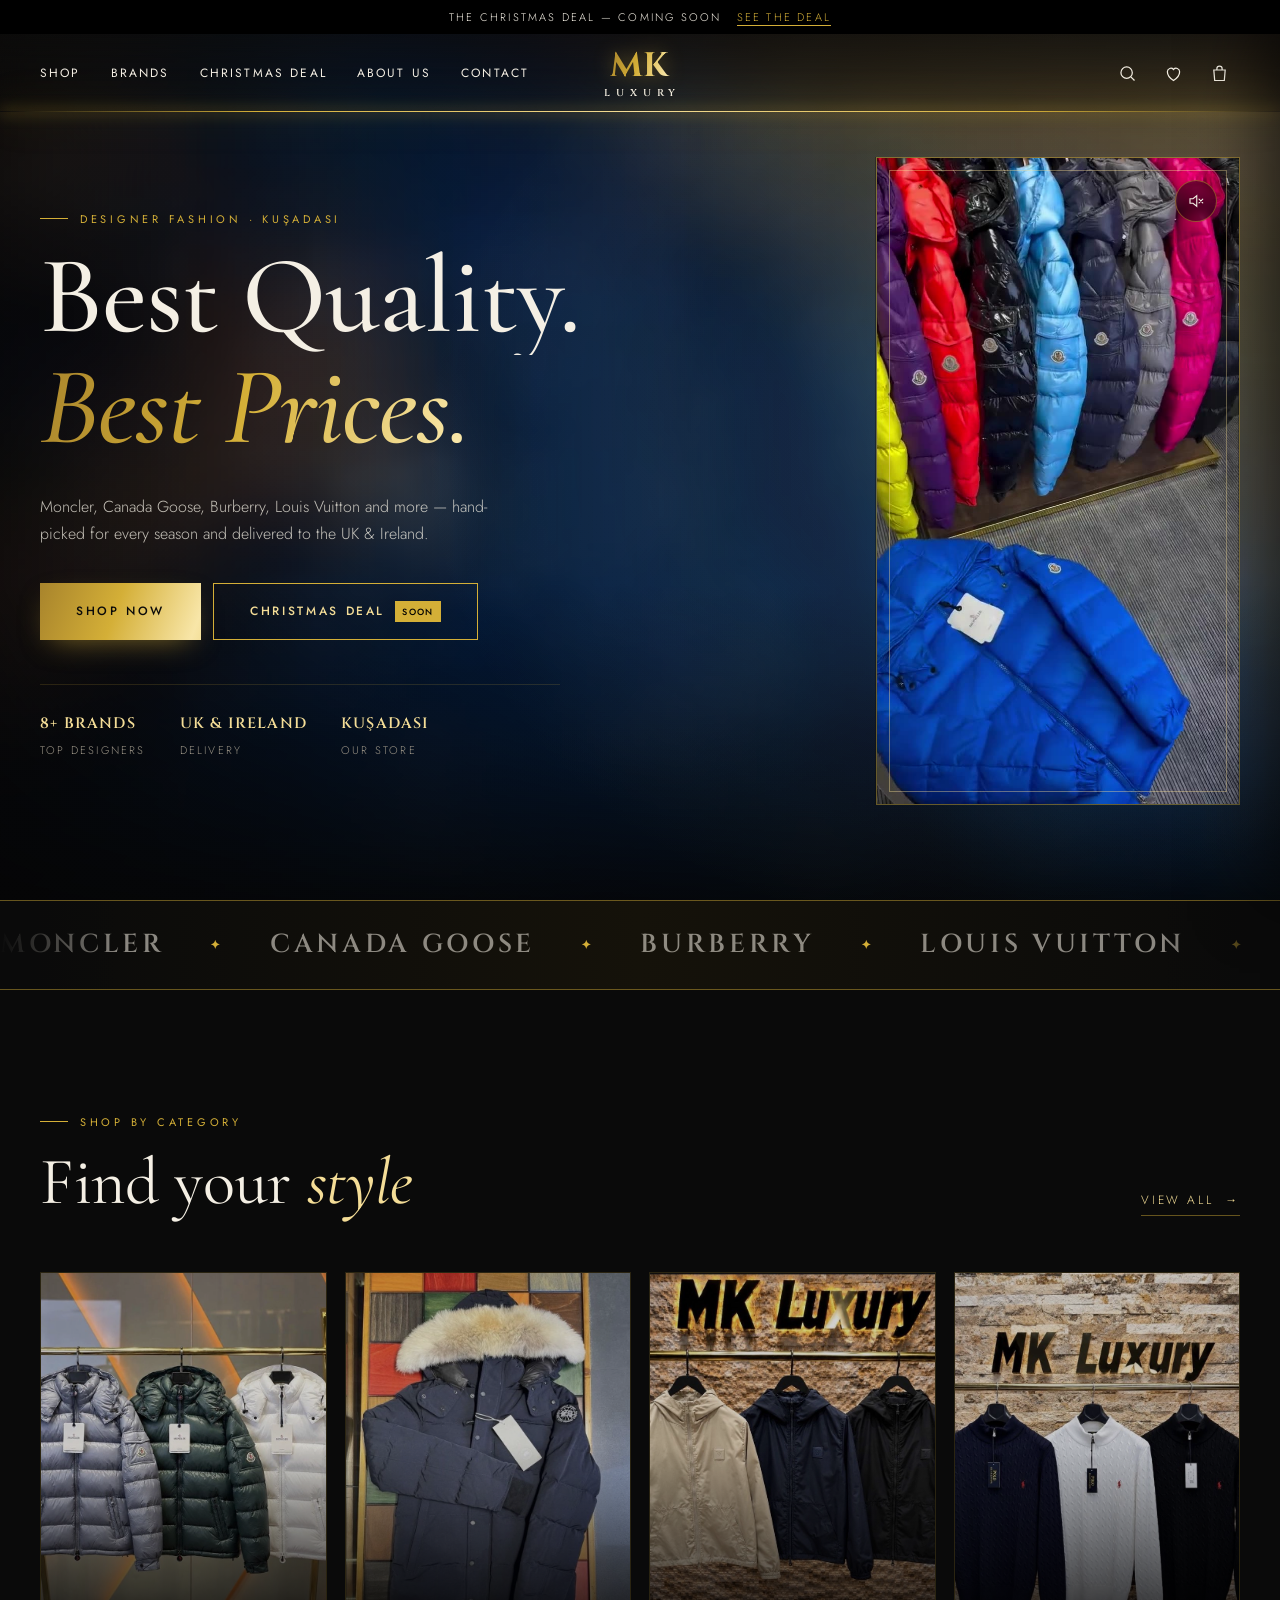
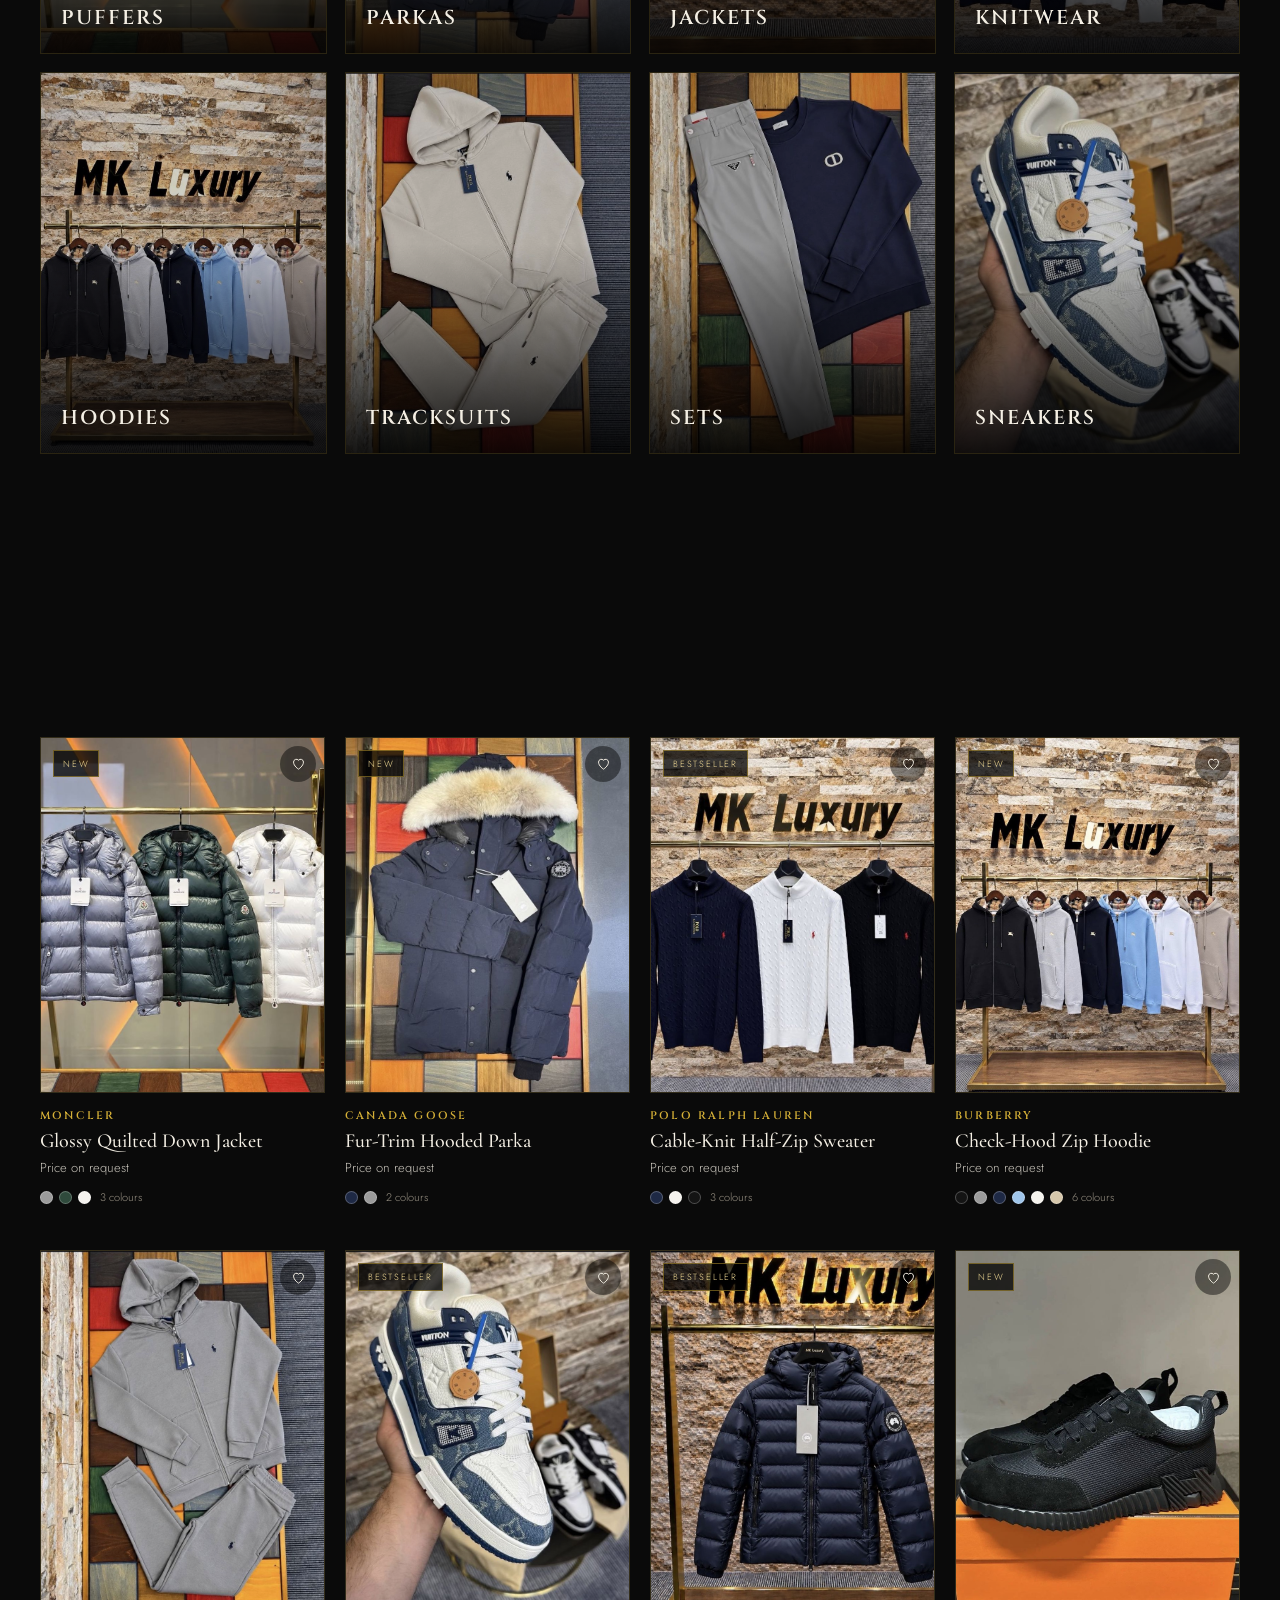
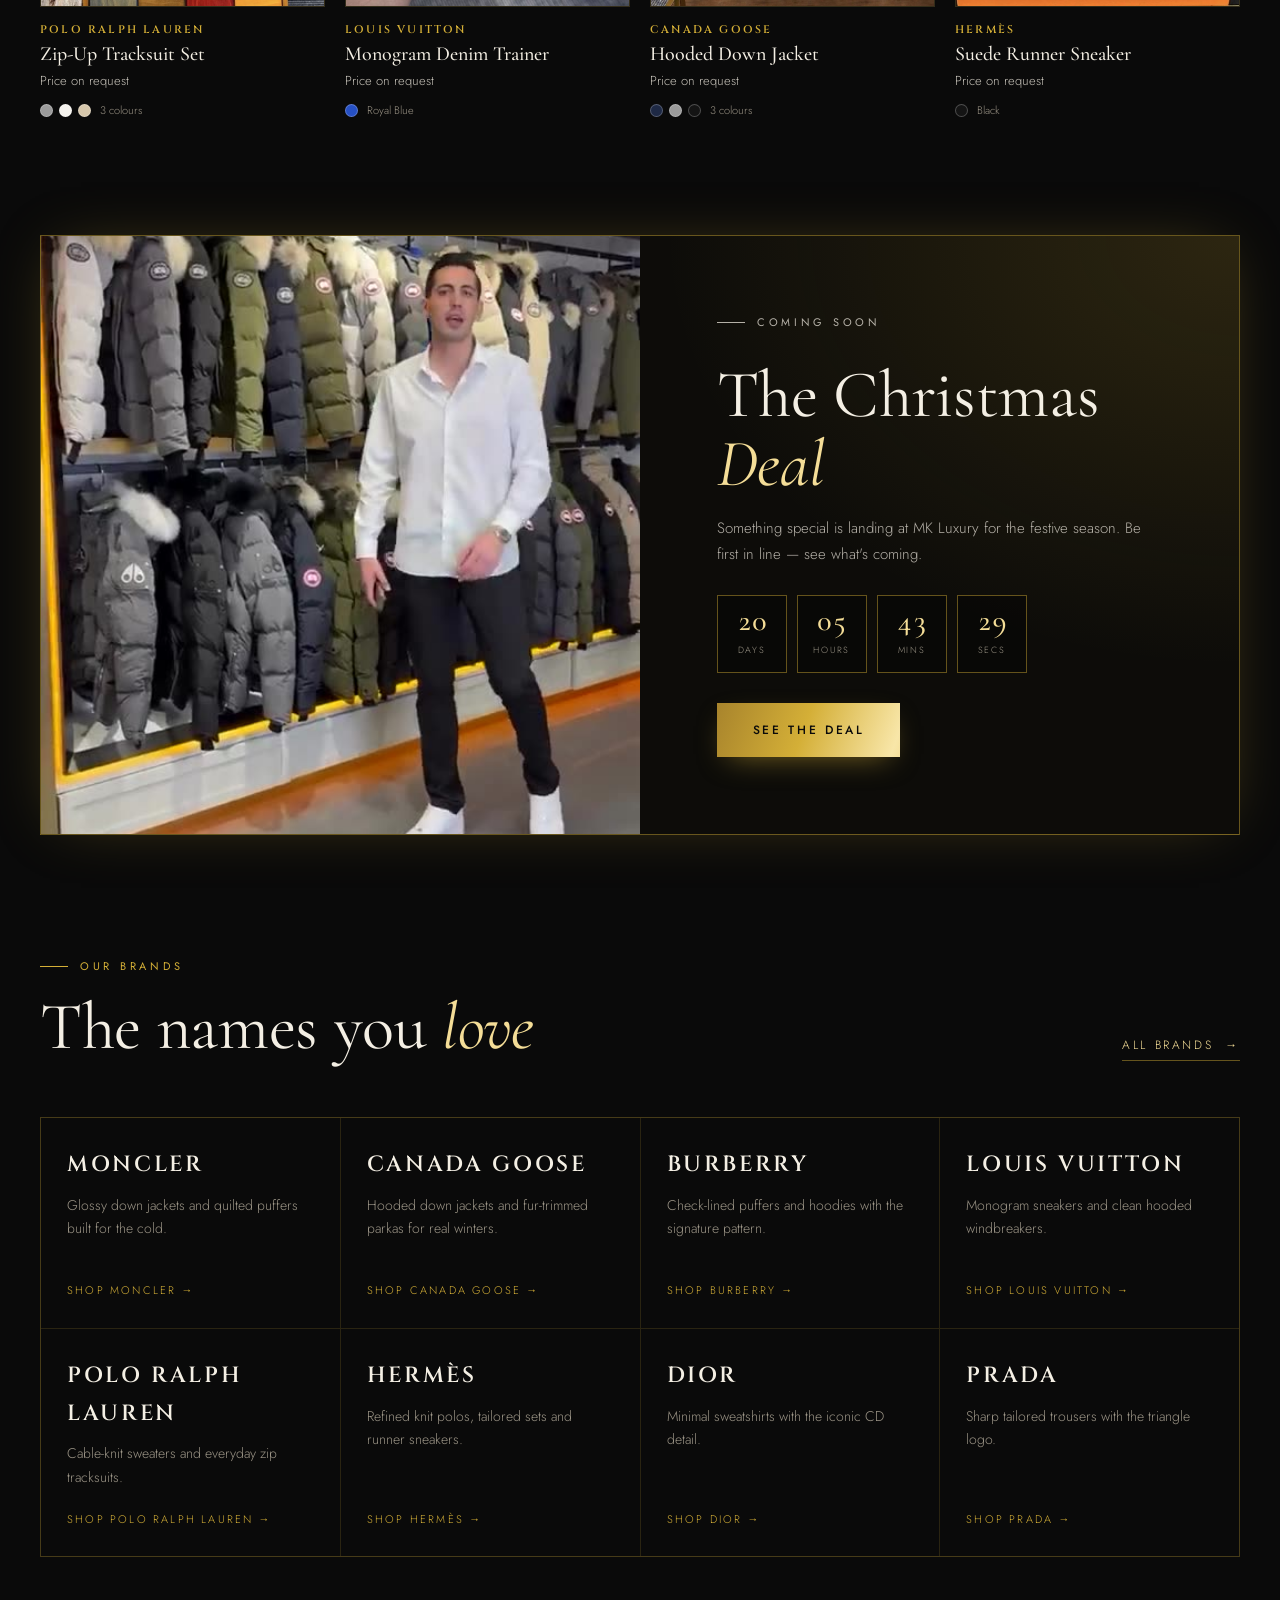
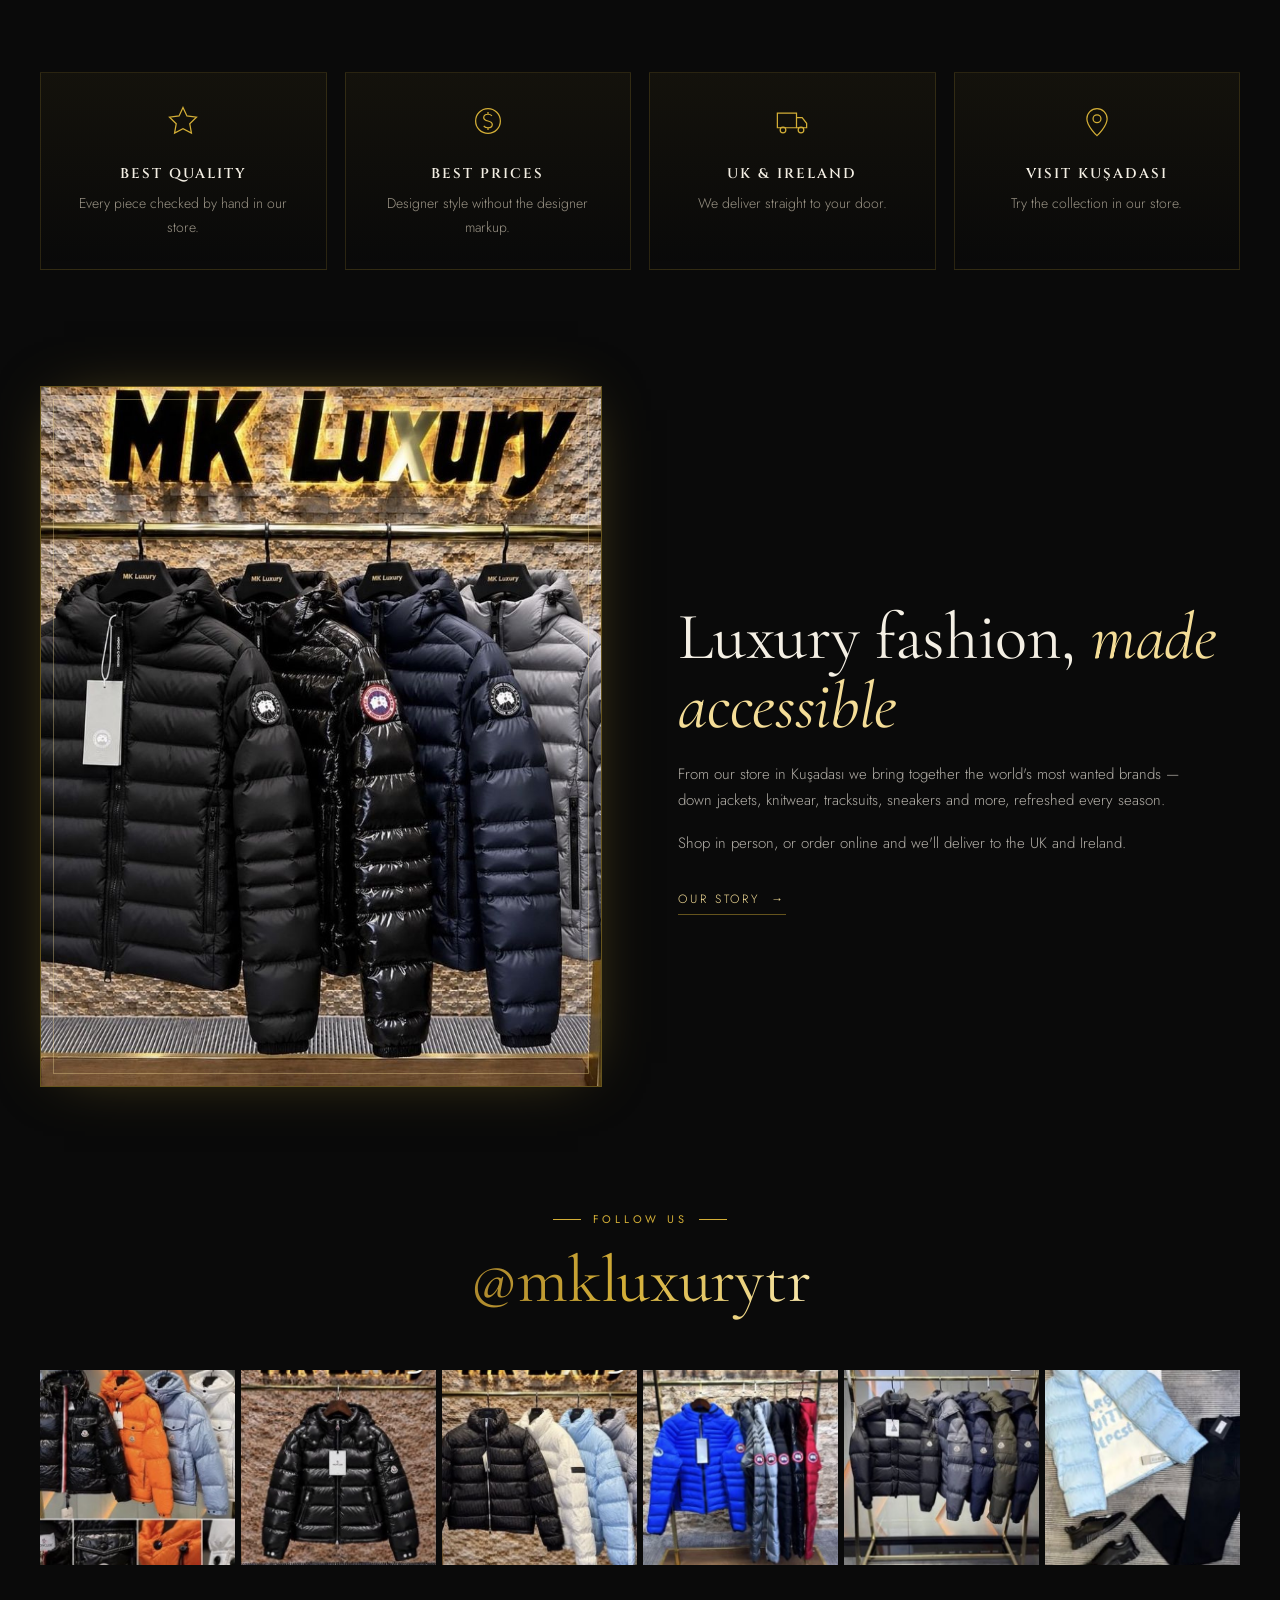
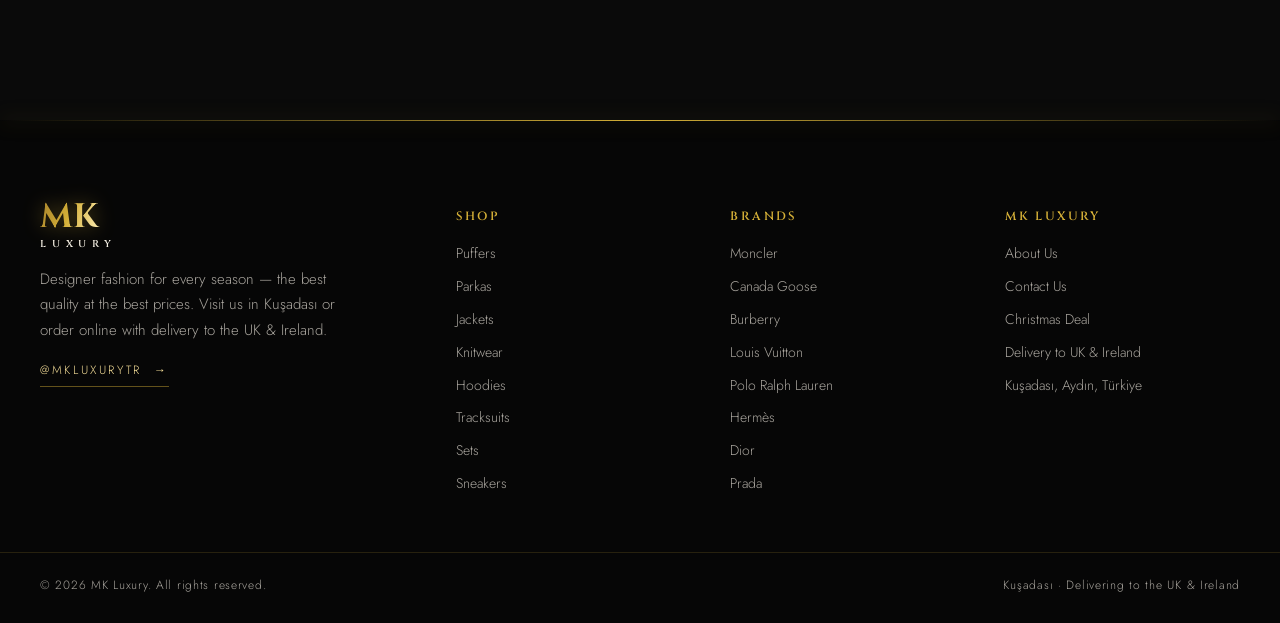
<file: index.html>
<!doctype html>
<html lang="en">
<head>
  <meta charset="utf-8">
  <meta name="viewport" content="width=device-width, initial-scale=1, viewport-fit=cover">
  <title>MK Luxury — Best Quality, Best Prices</title>
  <meta name="description" content="MK Luxury — designer fashion in Kuşadası: Moncler, Canada Goose, Burberry, Louis Vuitton, Ralph Lauren and more. Best quality, best prices, delivery to the UK & Ireland.">
  <meta name="theme-color" content="#0a0a0a">
  <link rel="icon" href="data:image/svg+xml,%3Csvg xmlns='http://www.w3.org/2000/svg' viewBox='0 0 64 64'%3E%3Crect width='64' height='64' fill='%230a0a0a'/%3E%3Ctext x='50%25' y='62%25' text-anchor='middle' font-family='Georgia,serif' font-weight='700' font-size='28' fill='%23d4af37'%3EMK%3C/text%3E%3C/svg%3E">
  <link rel="preconnect" href="https://fonts.googleapis.com">
  <link rel="preconnect" href="https://fonts.gstatic.com" crossorigin>
  <link href="https://fonts.googleapis.com/css2?family=Cinzel:wght@600;700&family=Cormorant+Garamond:ital,wght@0,400;0,500;0,600;1,400;1,500&family=Jost:wght@300;400;500&display=swap" rel="stylesheet">
  <link rel="stylesheet" href="css/style.css">
</head>
<body class="page-home" data-page="home">

  <main>
    <section class="hero">
      <video class="hero__bg" autoplay muted loop playsinline preload="auto" poster="media/hero-poster.jpg" aria-hidden="true">
        <source src="media/hero-bg.mp4" type="video/mp4">
        <source src="media/hero-bg.webm" type="video/webm">
      </video>
      <div class="hero__shade"></div>
      <div class="hero__inner">
        <div class="hero__text">
          <p class="kicker hero__kicker">Designer Fashion · Kuşadası</p>
          <h1 class="hero__title">
            <span class="ln"><span>Best Quality.</span></span>
            <span class="ln"><span><em class="gold">Best Prices.</em></span></span>
          </h1>
          <p class="hero__sub">Moncler, Canada Goose, Burberry, Louis Vuitton and more — hand-picked for every season and delivered to the UK &amp; Ireland.</p>
          <div class="hero__cta">
            <a href="shop.html" class="btn btn--gold"><span>Shop Now</span></a>
            <a href="christmas.html" class="btn btn--glow"><span>Christmas Deal</span><span class="tag">Soon</span></a>
          </div>
          <div class="hero__stats">
            <div><strong>8+ Brands</strong>Top designers</div>
            <div><strong>UK &amp; Ireland</strong>Delivery</div>
            <div><strong>Kuşadası</strong>Our store</div>
          </div>
        </div>
        <div class="hero__frame">
          <video id="heroVideo" autoplay muted loop playsinline preload="auto" poster="media/hero-poster.jpg">
            <source src="media/hero.mp4" type="video/mp4">
            <source src="media/hero.webm" type="video/webm">
          </video>
          <button class="sound" data-sound="heroVideo"></button>
        </div>
      </div>
    </section>

    <div class="marquee" id="marquee" aria-label="Our brands"></div>

    <section class="section">
      <div class="container">
        <div class="head head--row reveal">
          <div><p class="kicker">Shop by Category</p><h2 class="title">Find your <em>style</em></h2></div>
          <a class="link" href="shop.html">View all</a>
        </div>
        <div class="cat-grid" id="catGrid"></div>
      </div>
    </section>

    <section class="section" style="padding-top:0">
      <div class="container">
        <div class="head head--row reveal">
          <div><p class="kicker">Trending Now</p><h2 class="title">Customer <em>favourites</em></h2></div>
          <a class="link" href="shop.html">Shop everything</a>
        </div>
        <div class="grid" id="featured"></div>
      </div>
    </section>

    <section class="section" style="padding-top:0">
      <div class="container">
        <a class="offer reveal" href="christmas.html">
          <div class="offer__media"><img src="media/christmas-poster.jpg" alt="Inside the MK Luxury store" loading="lazy"></div>
          <div class="offer__text">
            <p class="kicker">Coming Soon</p>
            <h2 class="title">The Christmas <em>Deal</em></h2>
            <p>Something special is landing at MK Luxury for the festive season. Be first in line — see what's coming.</p>
            <div class="mini-count" id="miniCount">
              <div><strong data-cd="d">00</strong><span>Days</span></div>
              <div><strong data-cd="h">00</strong><span>Hours</span></div>
              <div><strong data-cd="m">00</strong><span>Mins</span></div>
              <div><strong data-cd="s">00</strong><span>Secs</span></div>
            </div>
            <span class="btn btn--gold"><span>See the Deal</span></span>
          </div>
        </a>
      </div>
    </section>

    <section class="section" style="padding-top:0">
      <div class="container">
        <div class="head head--row reveal">
          <div><p class="kicker">Our Brands</p><h2 class="title">The names you <em>love</em></h2></div>
          <a class="link" href="brands.html">All brands</a>
        </div>
        <div class="brand-grid" id="brandGrid"></div>
      </div>
    </section>

    <section class="section" style="padding-top:0">
      <div class="container perks">
        <div class="perk reveal"><svg viewBox="0 0 32 32"><path d="M16 4l3.5 7.5L28 12.6l-6 5.8 1.5 8.4L16 22.8 8.5 26.8 10 18.4l-6-5.8 8.5-1.1z"/></svg><h3>Best Quality</h3><p>Every piece checked by hand in our store.</p></div>
        <div class="perk reveal"><svg viewBox="0 0 32 32"><circle cx="16" cy="16" r="11"/><path d="M19.5 11.5c-.8-1-2-1.5-3.5-1.5-2.2 0-3.8 1.2-3.8 3 0 4 7.6 2 7.6 6 0 1.8-1.7 3-3.8 3-1.6 0-3-.6-3.8-1.7M16 8v2M16 22v2"/></svg><h3>Best Prices</h3><p>Designer style without the designer markup.</p></div>
        <div class="perk reveal"><svg viewBox="0 0 32 32"><path d="M3 9h17v13H3z"/><path d="M20 13h5l4 5v4h-9"/><circle cx="8" cy="24" r="2.5"/><circle cx="24" cy="24" r="2.5"/></svg><h3>UK &amp; Ireland</h3><p>We deliver straight to your door.</p></div>
        <div class="perk reveal"><svg viewBox="0 0 32 32"><path d="M16 29s-9-8.2-9-15a9 9 0 0 1 18 0c0 6.8-9 15-9 15z"/><circle cx="16" cy="14" r="3.5"/></svg><h3>Visit Kuşadası</h3><p>Try the collection in our store.</p></div>
      </div>
    </section>

    <section class="section" style="padding-top:0">
      <div class="container split">
        <div class="split__media reveal"><img src="images/products/mont-4renk-magaza.jpg" alt="The MK Luxury store wall" loading="lazy"></div>
        <div class="split__text">
          <p class="kicker reveal">About MK Luxury</p>
          <h2 class="title reveal">Luxury fashion, <em>made accessible</em></h2>
          <p class="reveal">From our store in Kuşadası we bring together the world's most wanted brands — down jackets, knitwear, tracksuits, sneakers and more, refreshed every season.</p>
          <p class="reveal">Shop in person, or order online and we'll deliver to the UK and Ireland.</p>
          <a class="link reveal" href="about.html">Our story</a>
        </div>
      </div>
    </section>

    <section class="section" style="padding-top:0">
      <div class="container">
        <div class="head center reveal"><p class="kicker">Follow Us</p><h2 class="title"><a href="https://www.instagram.com/mkluxurytr" target="_blank" rel="noopener" class="gold">@mkluxurytr</a></h2></div>
        <div class="insta-grid reveal" id="instaGrid"></div>
      </div>
    </section>
  </main>

  <script src="js/config.js"></script>
  <script src="js/products.js"></script>
  <script src="js/site.js"></script>
</body>
</html>
</file>
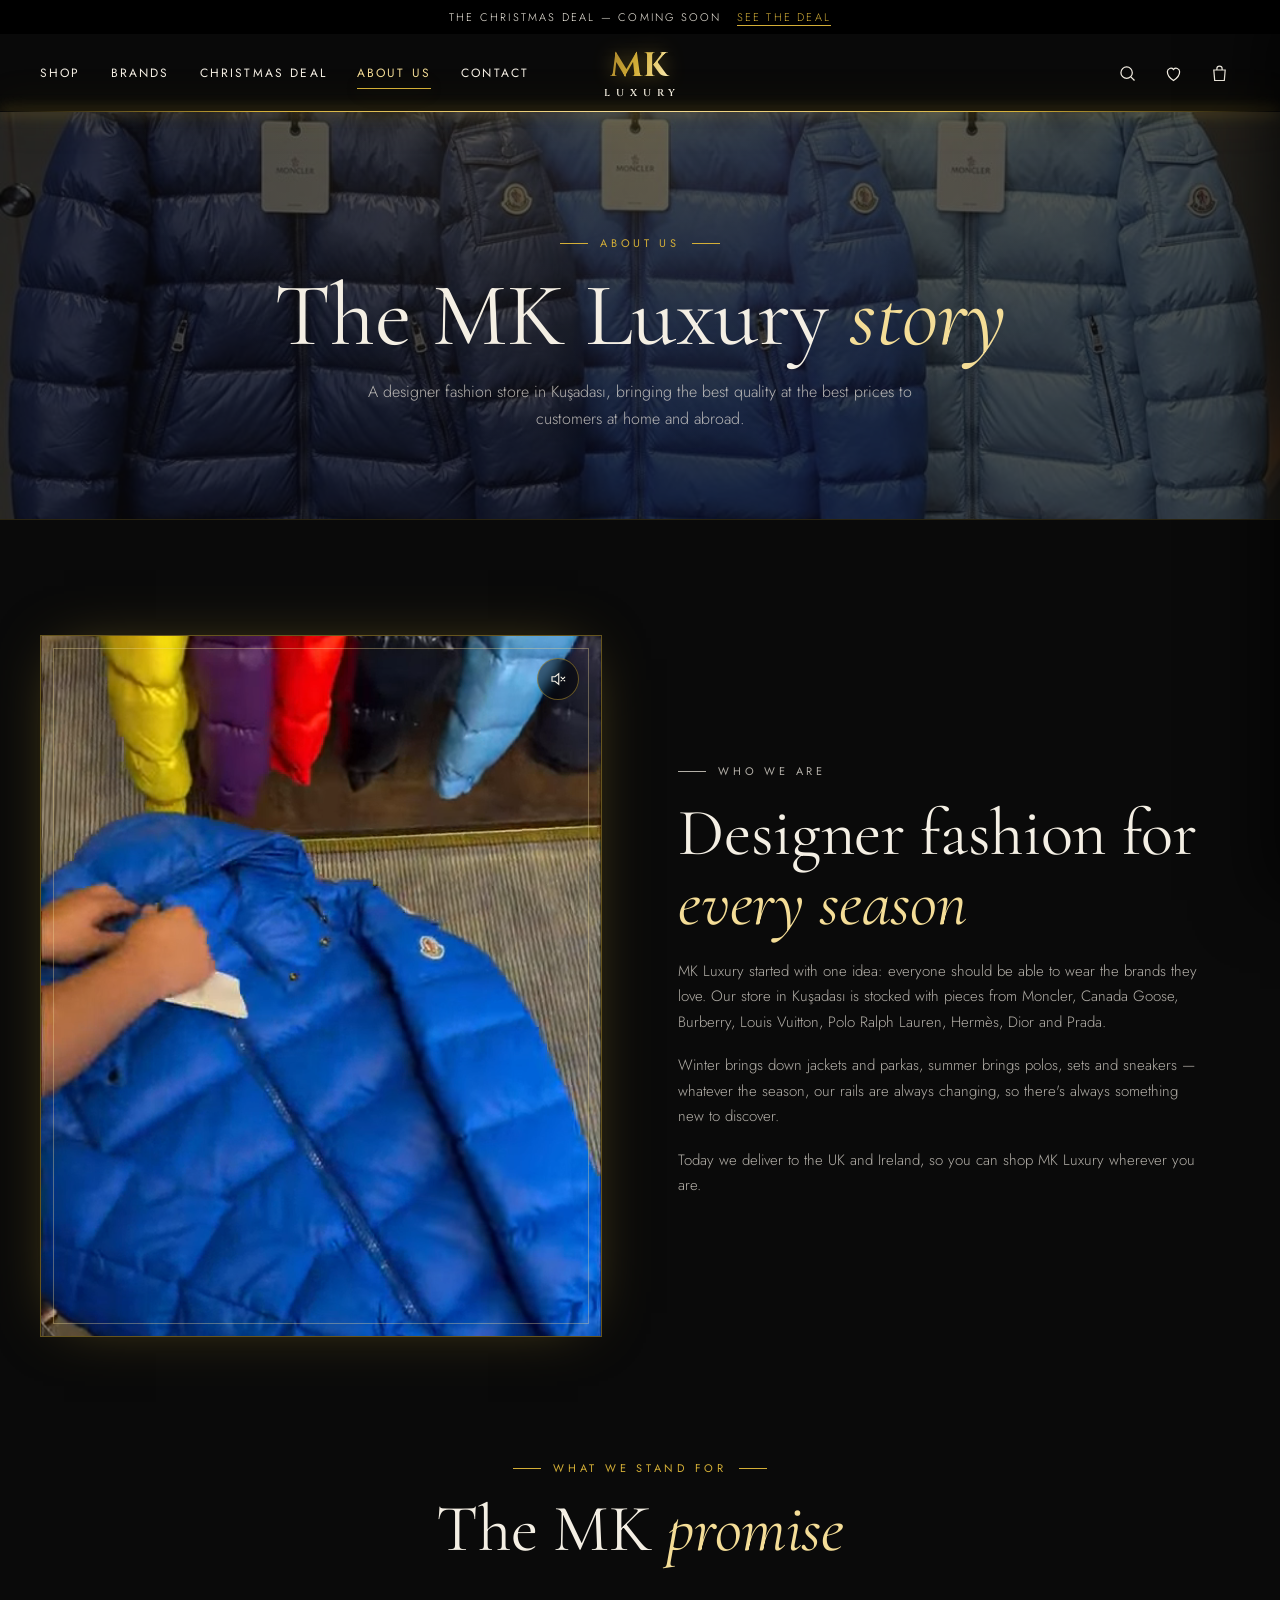
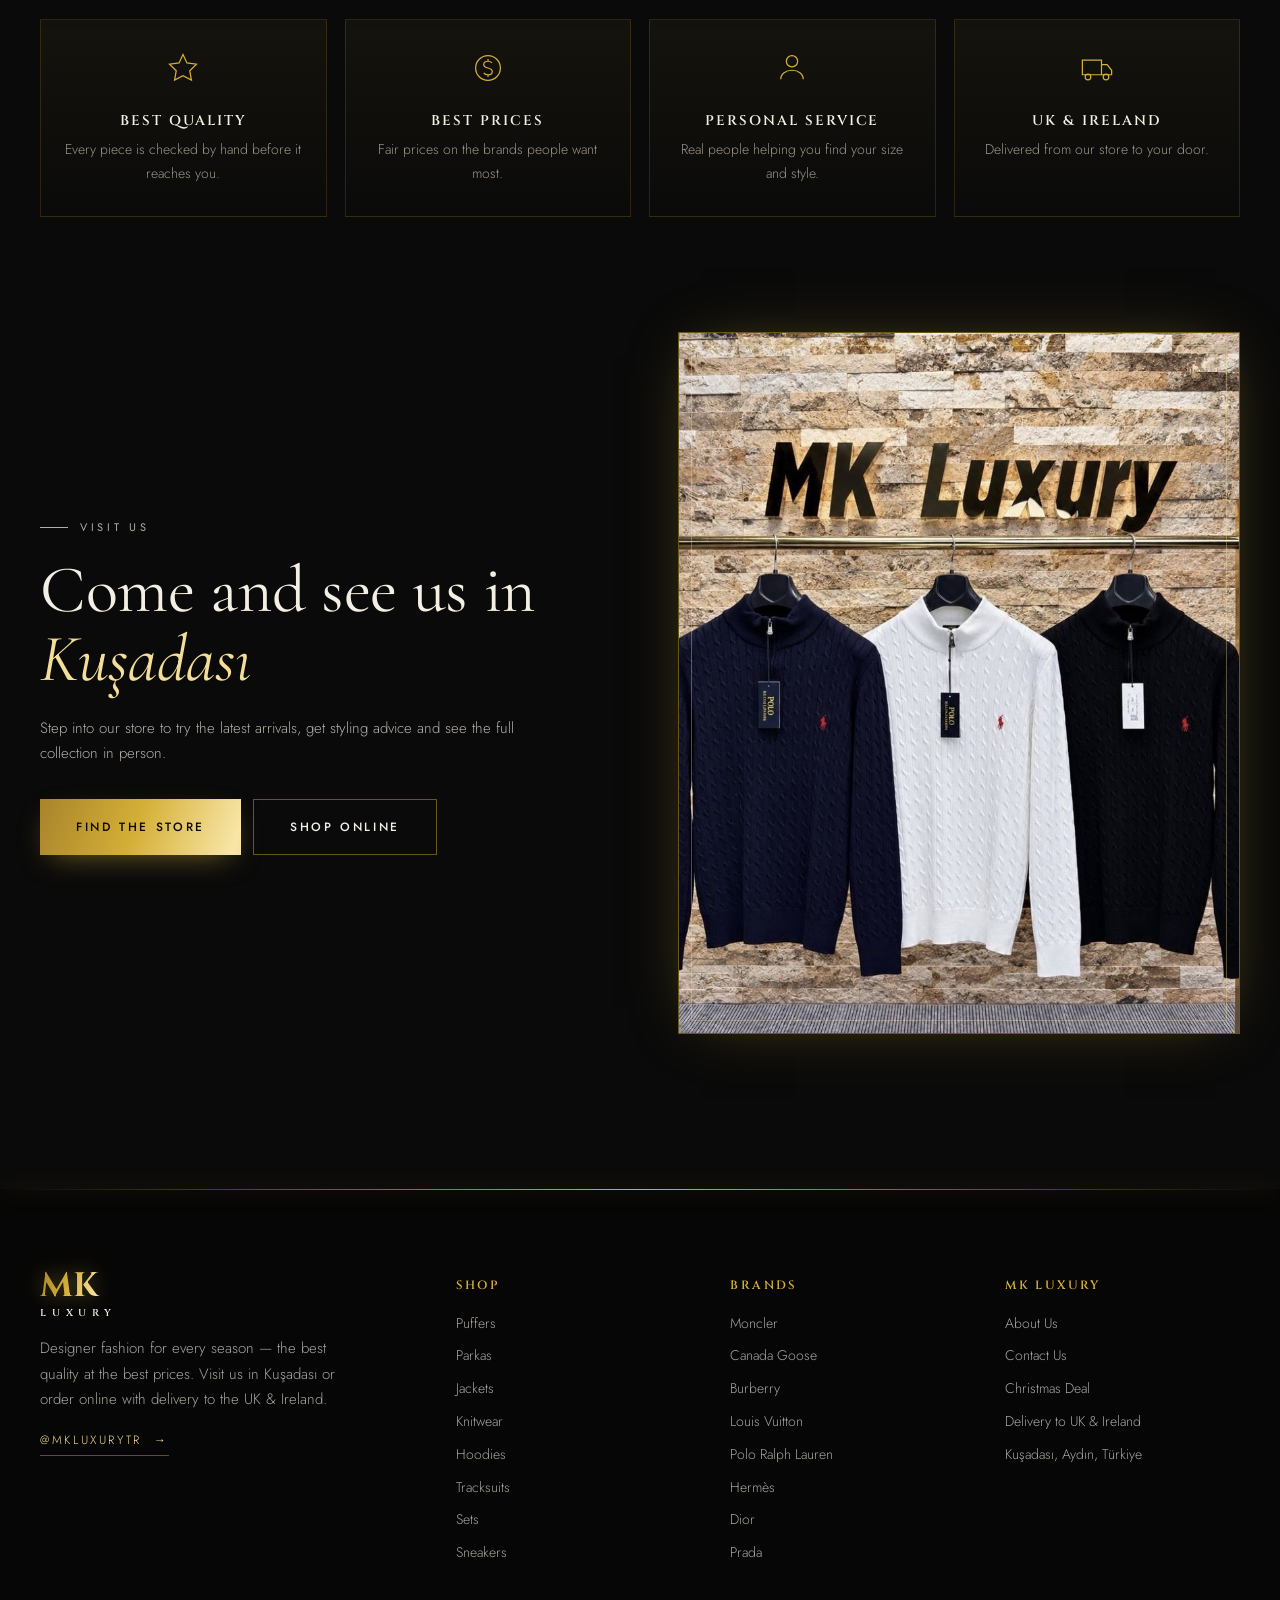
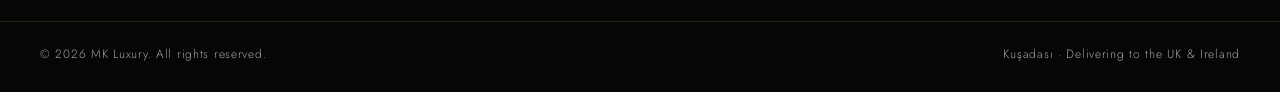
<file: about.html>
<!doctype html>
<html lang="en">
<head>
  <meta charset="utf-8">
  <meta name="viewport" content="width=device-width, initial-scale=1, viewport-fit=cover">
  <title>About Us — MK Luxury</title>
  <meta name="description" content="MK Luxury — designer fashion in Kuşadası: Moncler, Canada Goose, Burberry, Louis Vuitton, Ralph Lauren and more. Best quality, best prices, delivery to the UK & Ireland.">
  <meta name="theme-color" content="#0a0a0a">
  <link rel="icon" href="data:image/svg+xml,%3Csvg xmlns='http://www.w3.org/2000/svg' viewBox='0 0 64 64'%3E%3Crect width='64' height='64' fill='%230a0a0a'/%3E%3Ctext x='50%25' y='62%25' text-anchor='middle' font-family='Georgia,serif' font-weight='700' font-size='28' fill='%23d4af37'%3EMK%3C/text%3E%3C/svg%3E">
  <link rel="preconnect" href="https://fonts.googleapis.com">
  <link rel="preconnect" href="https://fonts.gstatic.com" crossorigin>
  <link href="https://fonts.googleapis.com/css2?family=Cinzel:wght@600;700&family=Cormorant+Garamond:ital,wght@0,400;0,500;0,600;1,400;1,500&family=Jost:wght@300;400;500&display=swap" rel="stylesheet">
  <link rel="stylesheet" href="css/style.css">
</head>
<body class="page" data-page="about">

  <main>
    <section class="banner">
      <img class="banner__bg" src="images/products/mont-parlak-mavi-3renk.jpg" alt="">
      <div class="container center">
        <p class="kicker">About Us</p>
        <h1 class="title">The MK Luxury <em>story</em></h1>
        <p class="lead">A designer fashion store in Kuşadası, bringing the best quality at the best prices to customers at home and abroad.</p>
      </div>
    </section>
    <section class="section">
      <div class="container split">
        <div class="split__media reveal">
          <video id="aboutVideo" muted loop playsinline preload="none" poster="media/hero-poster.jpg">
            <source src="media/hero.mp4" type="video/mp4">
            <source src="media/hero.webm" type="video/webm">
          </video>
          <button class="sound" data-sound="aboutVideo"></button>
        </div>
        <div class="split__text">
          <p class="kicker reveal">Who We Are</p>
          <h2 class="title reveal">Designer fashion for <em>every season</em></h2>
          <p class="reveal">MK Luxury started with one idea: everyone should be able to wear the brands they love. Our store in Kuşadası is stocked with pieces from Moncler, Canada Goose, Burberry, Louis Vuitton, Polo Ralph Lauren, Hermès, Dior and Prada.</p>
          <p class="reveal">Winter brings down jackets and parkas, summer brings polos, sets and sneakers — whatever the season, our rails are always changing, so there's always something new to discover.</p>
          <p class="reveal">Today we deliver to the UK and Ireland, so you can shop MK Luxury wherever you are.</p>
        </div>
      </div>
    </section>
    <section class="section" style="padding-top:0">
      <div class="container">
        <div class="head center reveal"><p class="kicker">What We Stand For</p><h2 class="title">The MK <em>promise</em></h2></div>
        <div class="perks">
          <div class="perk reveal"><svg viewBox="0 0 32 32"><path d="M16 4l3.5 7.5L28 12.6l-6 5.8 1.5 8.4L16 22.8 8.5 26.8 10 18.4l-6-5.8 8.5-1.1z"/></svg><h3>Best Quality</h3><p>Every piece is checked by hand before it reaches you.</p></div>
          <div class="perk reveal"><svg viewBox="0 0 32 32"><circle cx="16" cy="16" r="11"/><path d="M19.5 11.5c-.8-1-2-1.5-3.5-1.5-2.2 0-3.8 1.2-3.8 3 0 4 7.6 2 7.6 6 0 1.8-1.7 3-3.8 3-1.6 0-3-.6-3.8-1.7M16 8v2M16 22v2"/></svg><h3>Best Prices</h3><p>Fair prices on the brands people want most.</p></div>
          <div class="perk reveal"><svg viewBox="0 0 32 32"><path d="M6 26c0-5 4.5-8 10-8s10 3 10 8"/><circle cx="16" cy="10" r="5"/></svg><h3>Personal Service</h3><p>Real people helping you find your size and style.</p></div>
          <div class="perk reveal"><svg viewBox="0 0 32 32"><path d="M3 9h17v13H3z"/><path d="M20 13h5l4 5v4h-9"/><circle cx="8" cy="24" r="2.5"/><circle cx="24" cy="24" r="2.5"/></svg><h3>UK &amp; Ireland</h3><p>Delivered from our store to your door.</p></div>
        </div>
      </div>
    </section>
    <section class="section" style="padding-top:0">
      <div class="container split">
        <div class="split__text">
          <p class="kicker reveal">Visit Us</p>
          <h2 class="title reveal">Come and see us in <em>Kuşadası</em></h2>
          <p class="reveal">Step into our store to try the latest arrivals, get styling advice and see the full collection in person.</p>
          <div class="reveal" style="display:flex;gap:12px;flex-wrap:wrap"><a class="btn btn--gold" href="contact.html"><span>Find the Store</span></a><a class="btn btn--line" href="shop.html"><span>Shop Online</span></a></div>
        </div>
        <div class="split__media reveal"><img src="images/products/triko-yarim-fermuar-3renk.jpg" alt="Knitwear on the rail at MK Luxury" loading="lazy"></div>
      </div>
    </section>
  </main>

  <script src="js/config.js"></script>
  <script src="js/products.js"></script>
  <script src="js/site.js"></script>
</body>
</html>
</file>
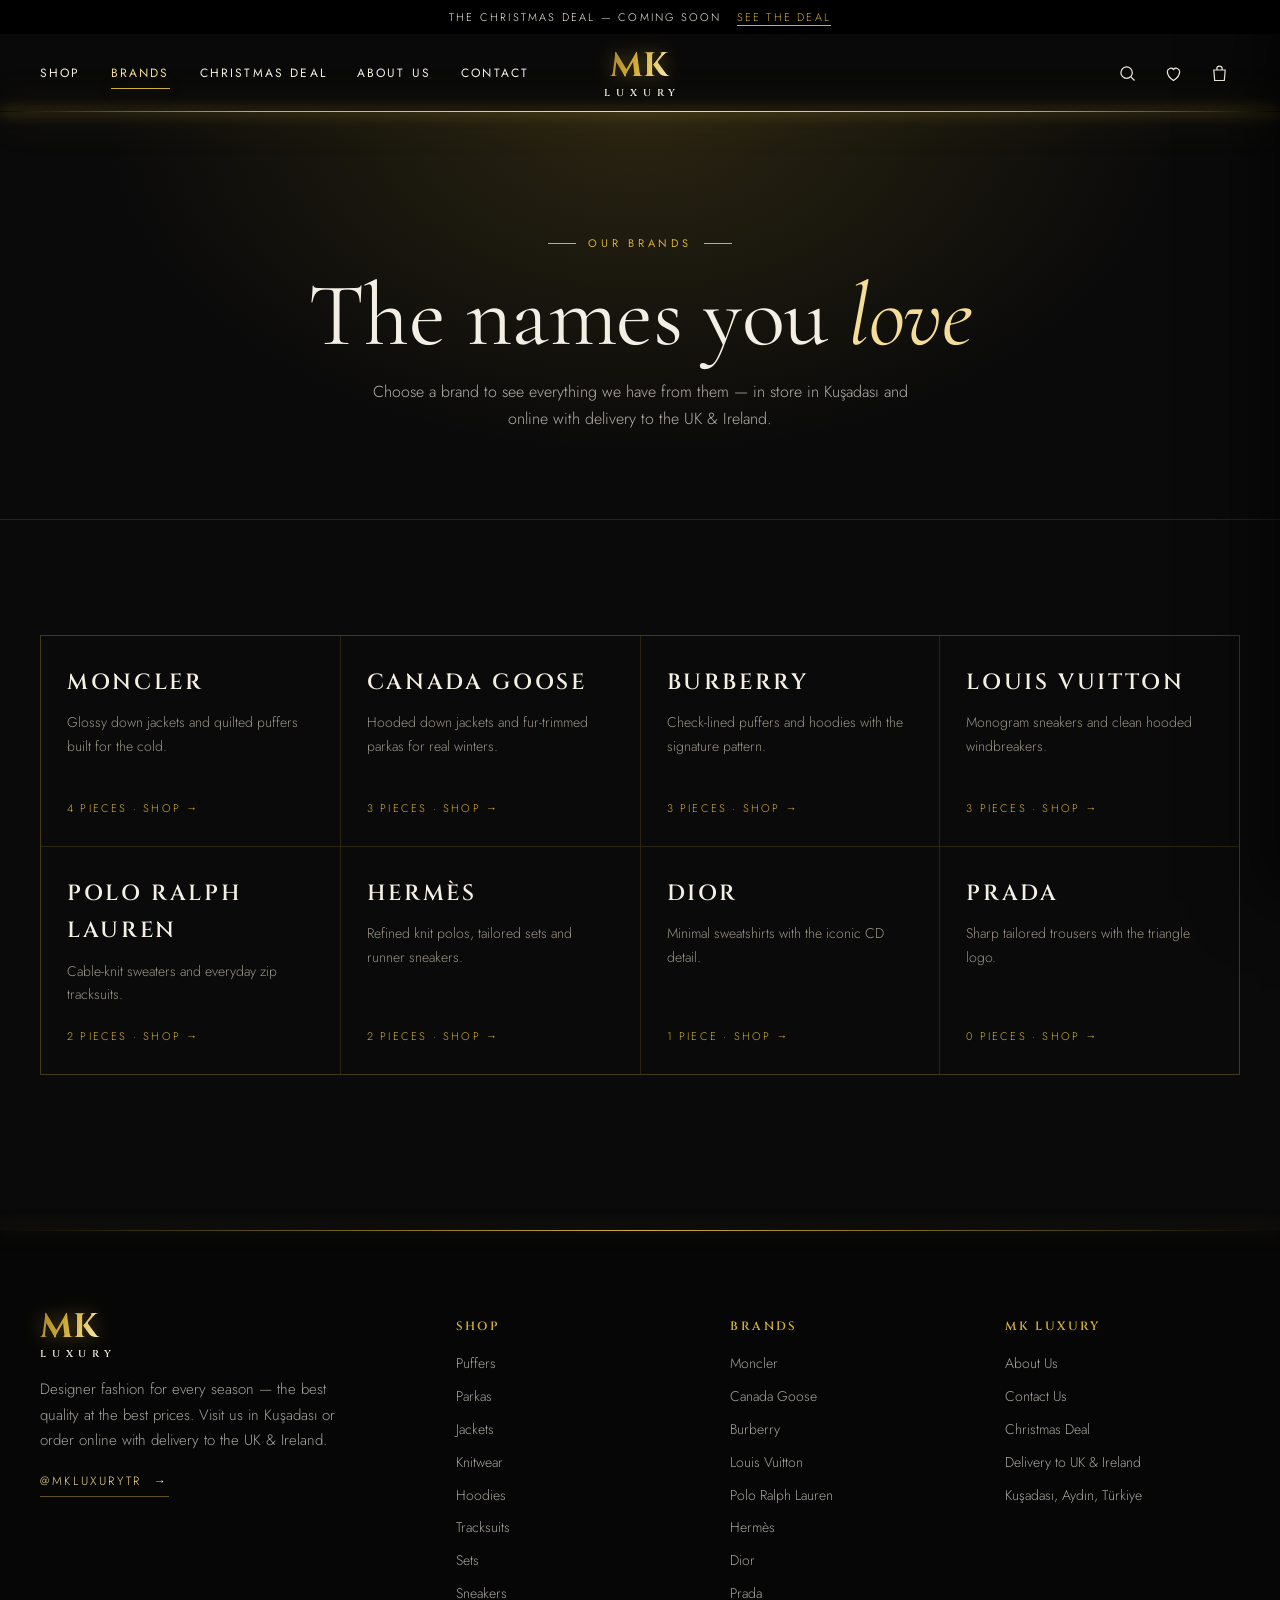
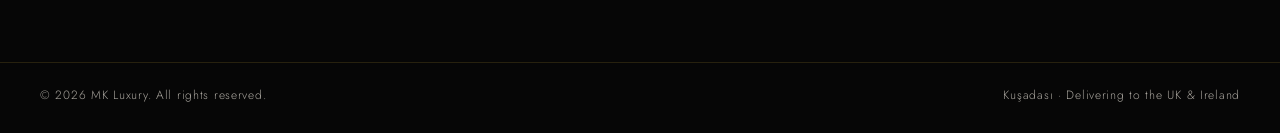
<file: brands.html>
<!doctype html>
<html lang="en">
<head>
  <meta charset="utf-8">
  <meta name="viewport" content="width=device-width, initial-scale=1, viewport-fit=cover">
  <title>Our Brands — MK Luxury</title>
  <meta name="description" content="MK Luxury — designer fashion in Kuşadası: Moncler, Canada Goose, Burberry, Louis Vuitton, Ralph Lauren and more. Best quality, best prices, delivery to the UK & Ireland.">
  <meta name="theme-color" content="#0a0a0a">
  <link rel="icon" href="data:image/svg+xml,%3Csvg xmlns='http://www.w3.org/2000/svg' viewBox='0 0 64 64'%3E%3Crect width='64' height='64' fill='%230a0a0a'/%3E%3Ctext x='50%25' y='62%25' text-anchor='middle' font-family='Georgia,serif' font-weight='700' font-size='28' fill='%23d4af37'%3EMK%3C/text%3E%3C/svg%3E">
  <link rel="preconnect" href="https://fonts.googleapis.com">
  <link rel="preconnect" href="https://fonts.gstatic.com" crossorigin>
  <link href="https://fonts.googleapis.com/css2?family=Cinzel:wght@600;700&family=Cormorant+Garamond:ital,wght@0,400;0,500;0,600;1,400;1,500&family=Jost:wght@300;400;500&display=swap" rel="stylesheet">
  <link rel="stylesheet" href="css/style.css">
</head>
<body class="page" data-page="brands">

  <main>
    <section class="banner">
      <div class="container center">
        <p class="kicker">Our Brands</p>
        <h1 class="title">The names you <em>love</em></h1>
        <p class="lead">Choose a brand to see everything we have from them — in store in Kuşadası and online with delivery to the UK &amp; Ireland.</p>
      </div>
    </section>
    <section class="section">
      <div class="container"><div class="brand-grid" id="brandGrid"></div></div>
    </section>
  </main>

  <script src="js/config.js"></script>
  <script src="js/products.js"></script>
  <script src="js/site.js"></script>
</body>
</html>
</file>
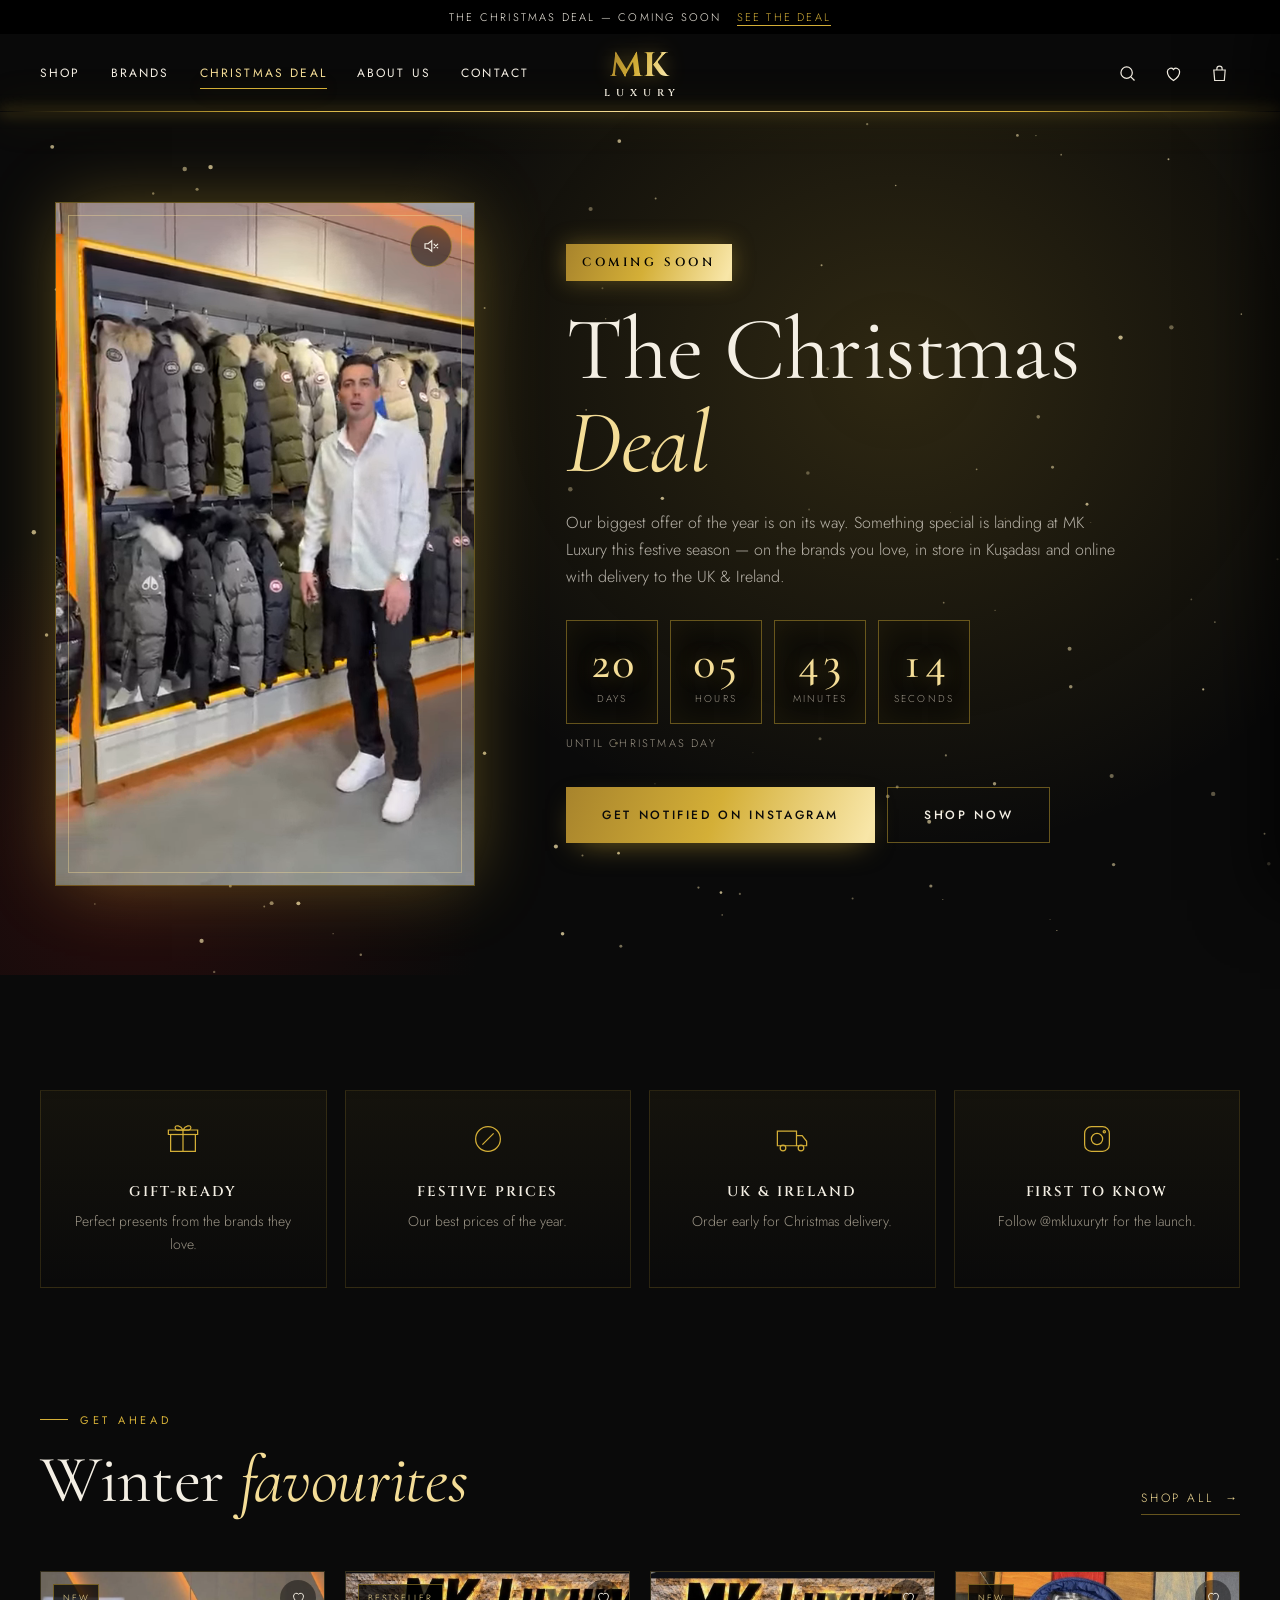
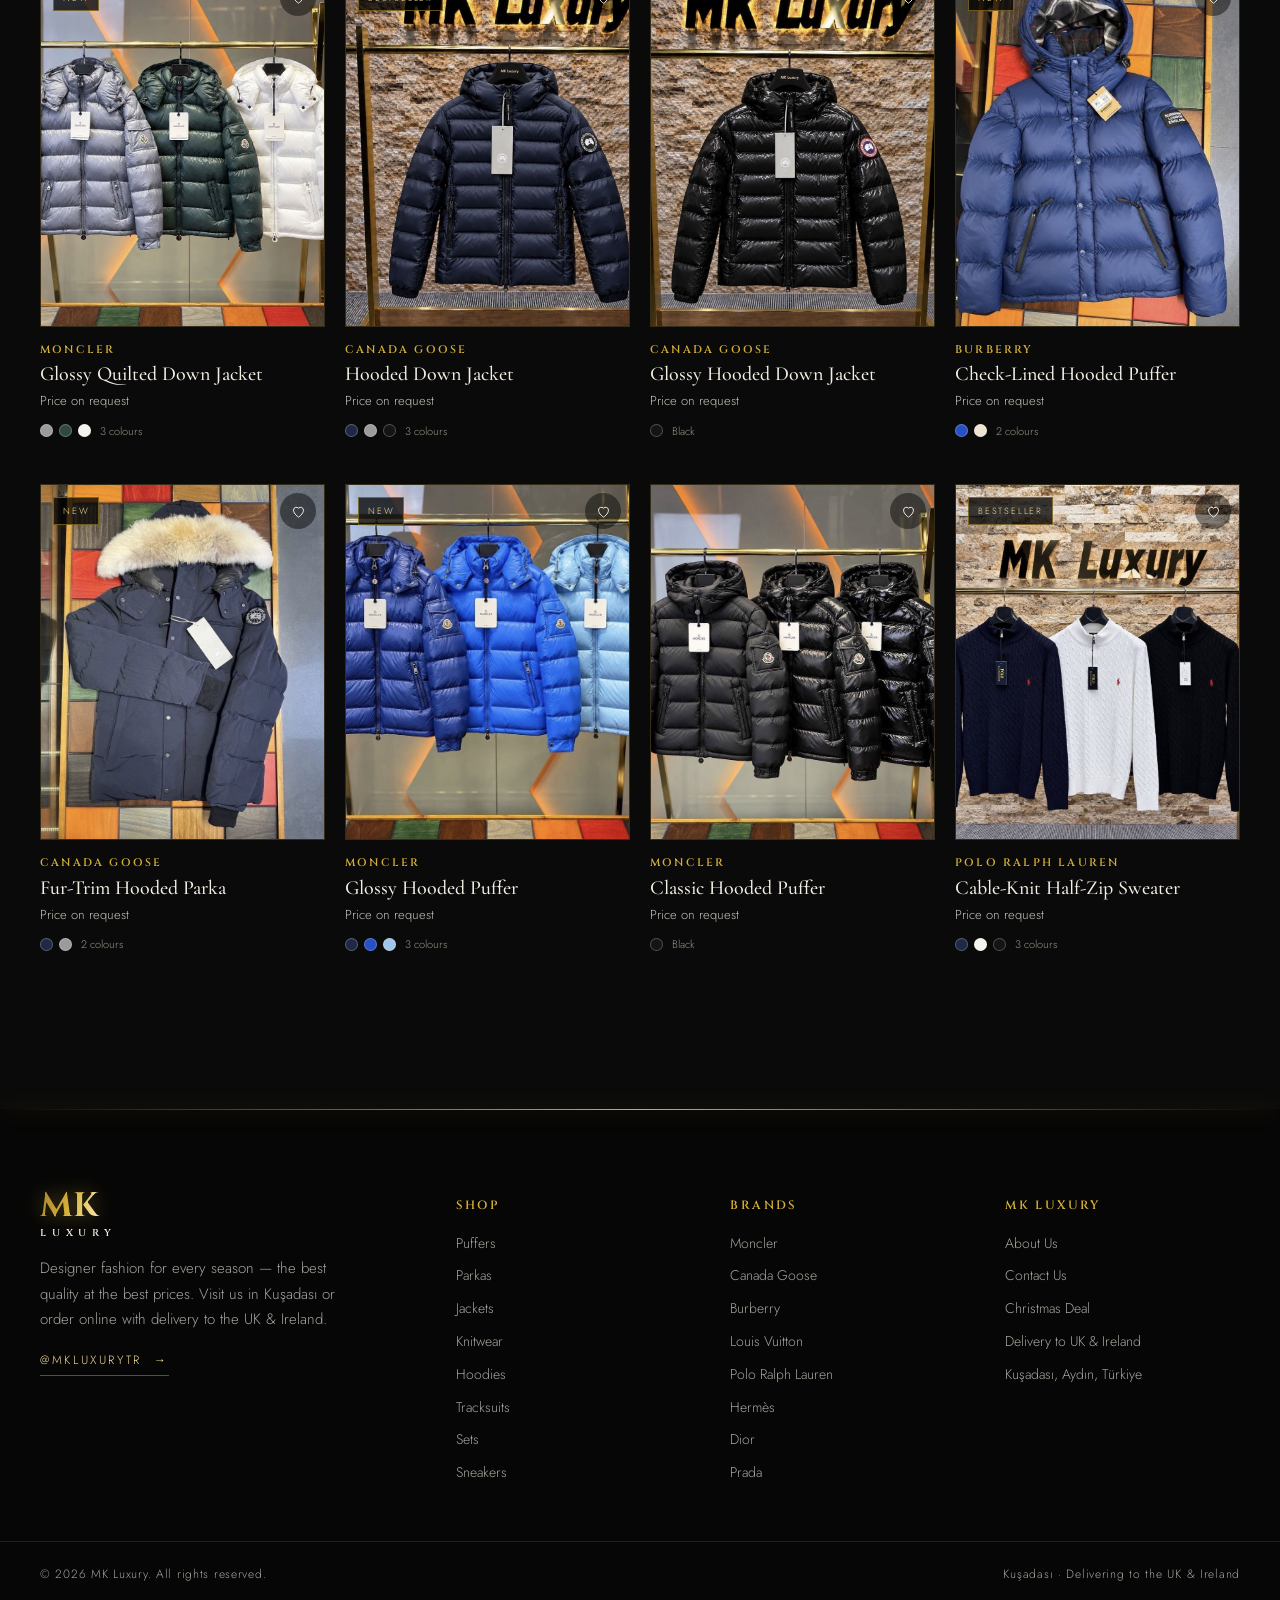
<file: christmas.html>
<!doctype html>
<html lang="en">
<head>
  <meta charset="utf-8">
  <meta name="viewport" content="width=device-width, initial-scale=1, viewport-fit=cover">
  <title>The Christmas Deal — MK Luxury</title>
  <meta name="description" content="MK Luxury — designer fashion in Kuşadası: Moncler, Canada Goose, Burberry, Louis Vuitton, Ralph Lauren and more. Best quality, best prices, delivery to the UK & Ireland.">
  <meta name="theme-color" content="#0a0a0a">
  <link rel="icon" href="data:image/svg+xml,%3Csvg xmlns='http://www.w3.org/2000/svg' viewBox='0 0 64 64'%3E%3Crect width='64' height='64' fill='%230a0a0a'/%3E%3Ctext x='50%25' y='62%25' text-anchor='middle' font-family='Georgia,serif' font-weight='700' font-size='28' fill='%23d4af37'%3EMK%3C/text%3E%3C/svg%3E">
  <link rel="preconnect" href="https://fonts.googleapis.com">
  <link rel="preconnect" href="https://fonts.gstatic.com" crossorigin>
  <link href="https://fonts.googleapis.com/css2?family=Cinzel:wght@600;700&family=Cormorant+Garamond:ital,wght@0,400;0,500;0,600;1,400;1,500&family=Jost:wght@300;400;500&display=swap" rel="stylesheet">
  <link rel="stylesheet" href="css/style.css">
</head>
<body class="page" data-page="christmas">

  <main>
    <section class="xmas-hero">
      <canvas class="snow" id="snow" aria-hidden="true"></canvas>
      <div class="container xmas-grid">
        <div class="xmas-frame reveal">
          <video id="xmasVideo" muted loop playsinline preload="auto" poster="media/christmas-poster.jpg" aria-label="Inside the MK Luxury store">
            <source src="media/christmas.mp4" type="video/mp4">
            <source src="media/christmas.webm" type="video/webm">
          </video>
          <button class="sound" data-sound="xmasVideo"></button>
        </div>
        <div class="xmas-text">
          <span class="status reveal" id="offerStatus">Coming Soon</span>
          <h1 class="title reveal" id="offerTitle">The Christmas Deal</h1>
          <p class="lead reveal">Our biggest offer of the year is on its way. Something special is landing at MK Luxury this festive season — on the brands you love, in store in Kuşadası and online with delivery to the UK &amp; Ireland.</p>
          <div class="countdown reveal" id="countdown" aria-label="Countdown">
            <div><strong data-cd="d">00</strong><span>Days</span></div>
            <div><strong data-cd="h">00</strong><span>Hours</span></div>
            <div><strong data-cd="m">00</strong><span>Minutes</span></div>
            <div><strong data-cd="s">00</strong><span>Seconds</span></div>
          </div>
          <p class="note reveal">Until Christmas Day</p>
          <div class="hero__cta reveal" style="opacity:1;transform:none">
            <a class="btn btn--gold" href="https://www.instagram.com/mkluxurytr" target="_blank" rel="noopener"><span>Get Notified on Instagram</span></a>
            <a class="btn btn--line" href="shop.html"><span>Shop Now</span></a>
          </div>
        </div>
      </div>
    </section>
    <section class="section">
      <div class="container perks">
        <div class="perk reveal"><svg viewBox="0 0 32 32"><rect x="5" y="12" width="22" height="15"/><path d="M3 8h26v4H3zM16 8v19"/><path d="M16 8c-2-4-7-5-7-2s5 2 7 2c2 0 7 1 7-2s-5-2-7 2z"/></svg><h3>Gift-Ready</h3><p>Perfect presents from the brands they love.</p></div>
        <div class="perk reveal"><svg viewBox="0 0 32 32"><circle cx="16" cy="16" r="11"/><path d="M11 21l10-10M12 12h.01M20 20h.01"/></svg><h3>Festive Prices</h3><p>Our best prices of the year.</p></div>
        <div class="perk reveal"><svg viewBox="0 0 32 32"><path d="M3 9h17v13H3z"/><path d="M20 13h5l4 5v4h-9"/><circle cx="8" cy="24" r="2.5"/><circle cx="24" cy="24" r="2.5"/></svg><h3>UK &amp; Ireland</h3><p>Order early for Christmas delivery.</p></div>
        <div class="perk reveal"><svg viewBox="0 0 32 32"><rect x="5" y="5" width="22" height="22" rx="6"/><circle cx="16" cy="16" r="5"/><circle cx="22.5" cy="9.5" r="1"/></svg><h3>First to Know</h3><p>Follow @mkluxurytr for the launch.</p></div>
      </div>
    </section>
    <section class="section" style="padding-top:0">
      <div class="container">
        <div class="head head--row reveal"><div><p class="kicker">Get Ahead</p><h2 class="title">Winter <em>favourites</em></h2></div><a class="link" href="shop.html">Shop all</a></div>
        <div class="grid" id="winter"></div>
      </div>
    </section>
  </main>

  <script src="js/config.js"></script>
  <script src="js/products.js"></script>
  <script src="js/site.js"></script>
</body>
</html>
</file>
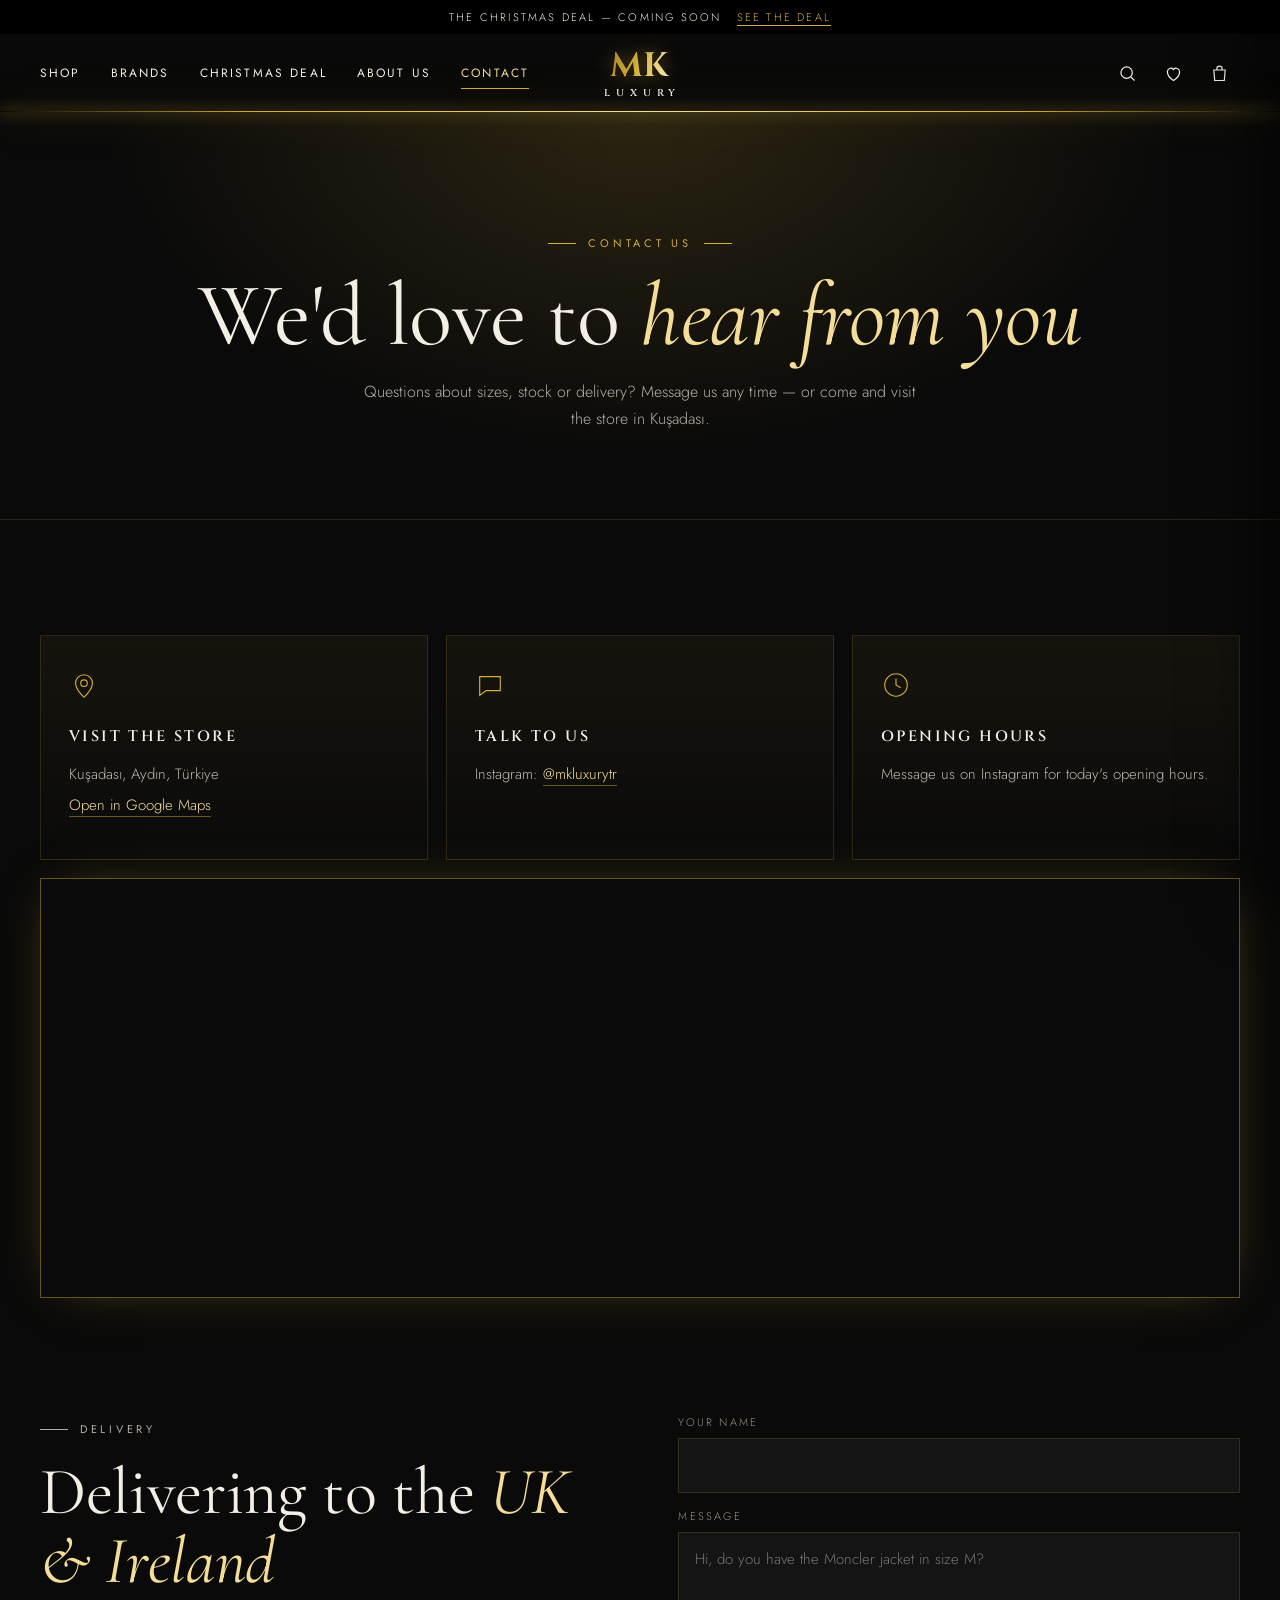
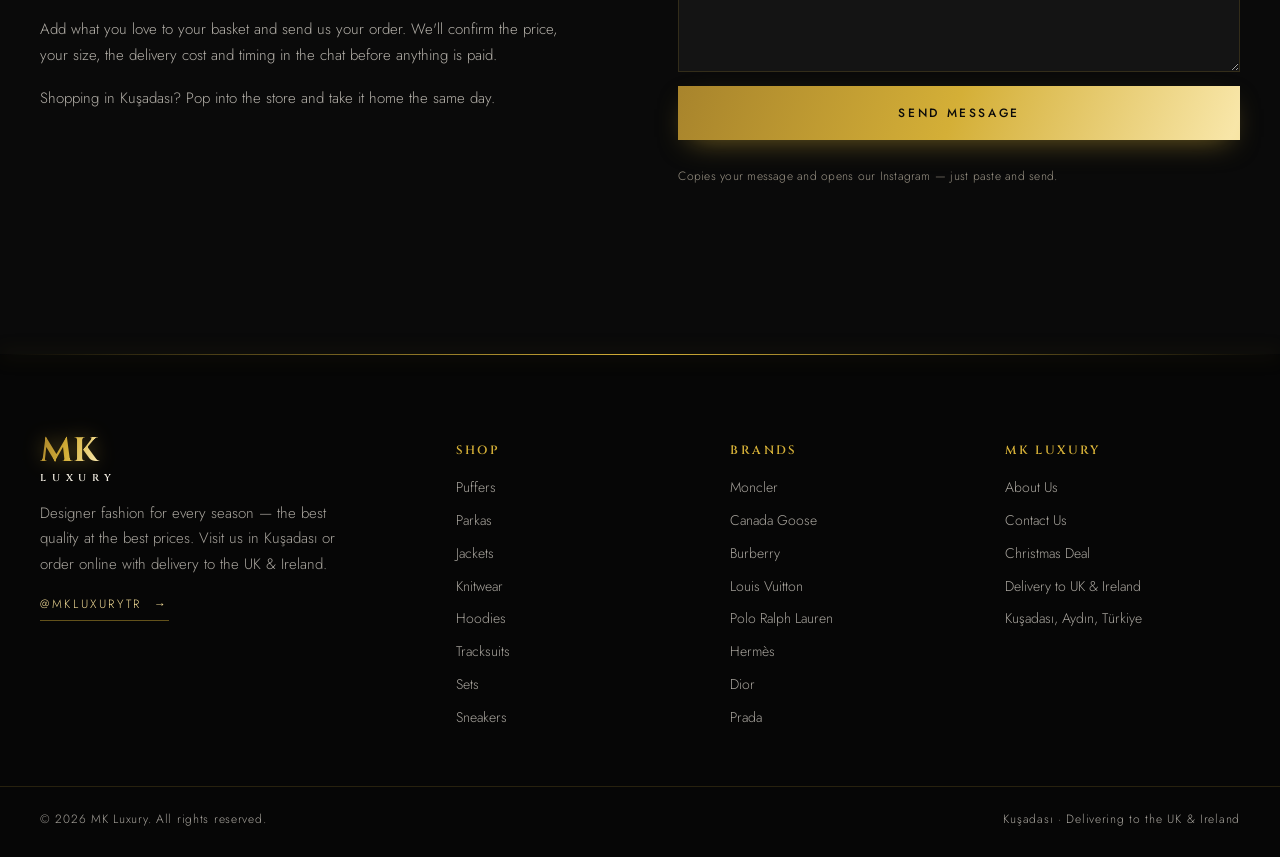
<file: contact.html>
<!doctype html>
<html lang="en">
<head>
  <meta charset="utf-8">
  <meta name="viewport" content="width=device-width, initial-scale=1, viewport-fit=cover">
  <title>Contact Us — MK Luxury</title>
  <meta name="description" content="MK Luxury — designer fashion in Kuşadası: Moncler, Canada Goose, Burberry, Louis Vuitton, Ralph Lauren and more. Best quality, best prices, delivery to the UK & Ireland.">
  <meta name="theme-color" content="#0a0a0a">
  <link rel="icon" href="data:image/svg+xml,%3Csvg xmlns='http://www.w3.org/2000/svg' viewBox='0 0 64 64'%3E%3Crect width='64' height='64' fill='%230a0a0a'/%3E%3Ctext x='50%25' y='62%25' text-anchor='middle' font-family='Georgia,serif' font-weight='700' font-size='28' fill='%23d4af37'%3EMK%3C/text%3E%3C/svg%3E">
  <link rel="preconnect" href="https://fonts.googleapis.com">
  <link rel="preconnect" href="https://fonts.gstatic.com" crossorigin>
  <link href="https://fonts.googleapis.com/css2?family=Cinzel:wght@600;700&family=Cormorant+Garamond:ital,wght@0,400;0,500;0,600;1,400;1,500&family=Jost:wght@300;400;500&display=swap" rel="stylesheet">
  <link rel="stylesheet" href="css/style.css">
</head>
<body class="page" data-page="contact">

  <main>
    <section class="banner">
      <div class="container center">
        <p class="kicker">Contact Us</p>
        <h1 class="title">We'd love to <em>hear from you</em></h1>
        <p class="lead">Questions about sizes, stock or delivery? Message us any time — or come and visit the store in Kuşadası.</p>
      </div>
    </section>
    <section class="section">
      <div class="container">
        <div class="contact-grid">
          <div class="c-card reveal"><svg viewBox="0 0 32 32"><path d="M16 29s-9-8.2-9-15a9 9 0 0 1 18 0c0 6.8-9 15-9 15z"/><circle cx="16" cy="14" r="3.5"/></svg><h3>Visit the Store</h3><div id="visit"></div></div>
          <div class="c-card reveal"><svg viewBox="0 0 32 32"><path d="M5 7h22v15H12l-7 5z"/></svg><h3>Talk to Us</h3><div id="talk"></div></div>
          <div class="c-card reveal"><svg viewBox="0 0 32 32"><circle cx="16" cy="16" r="12"/><path d="M16 9v7l5 3"/></svg><h3>Opening Hours</h3><div id="hours"></div></div>
        </div>
        <div class="map reveal" id="map"></div>
      </div>
    </section>
    <section class="section" style="padding-top:0" id="delivery">
      <div class="container split" style="align-items:start">
        <div class="split__text">
          <p class="kicker reveal">Delivery</p>
          <h2 class="title reveal">Delivering to the <em>UK &amp; Ireland</em></h2>
          <p class="reveal">Add what you love to your basket and send us your order. We'll confirm the price, your size, the delivery cost and timing in the chat before anything is paid.</p>
          <p class="reveal">Shopping in Kuşadası? Pop into the store and take it home the same day.</p>
        </div>
        <form class="form reveal" id="contactForm">
          <label>Your name<input name="name" required autocomplete="name"></label>
          <label>Message<textarea name="message" required placeholder="Hi, do you have the Moncler jacket in size M?"></textarea></label>
          <button class="btn btn--gold" type="submit"><span>Send Message</span></button>
          <p class="count" id="formNote" style="text-transform:none;letter-spacing:.02em"></p>
        </form>
      </div>
    </section>
  </main>

  <script src="js/config.js"></script>
  <script src="js/products.js"></script>
  <script src="js/site.js"></script>
</body>
</html>
</file>
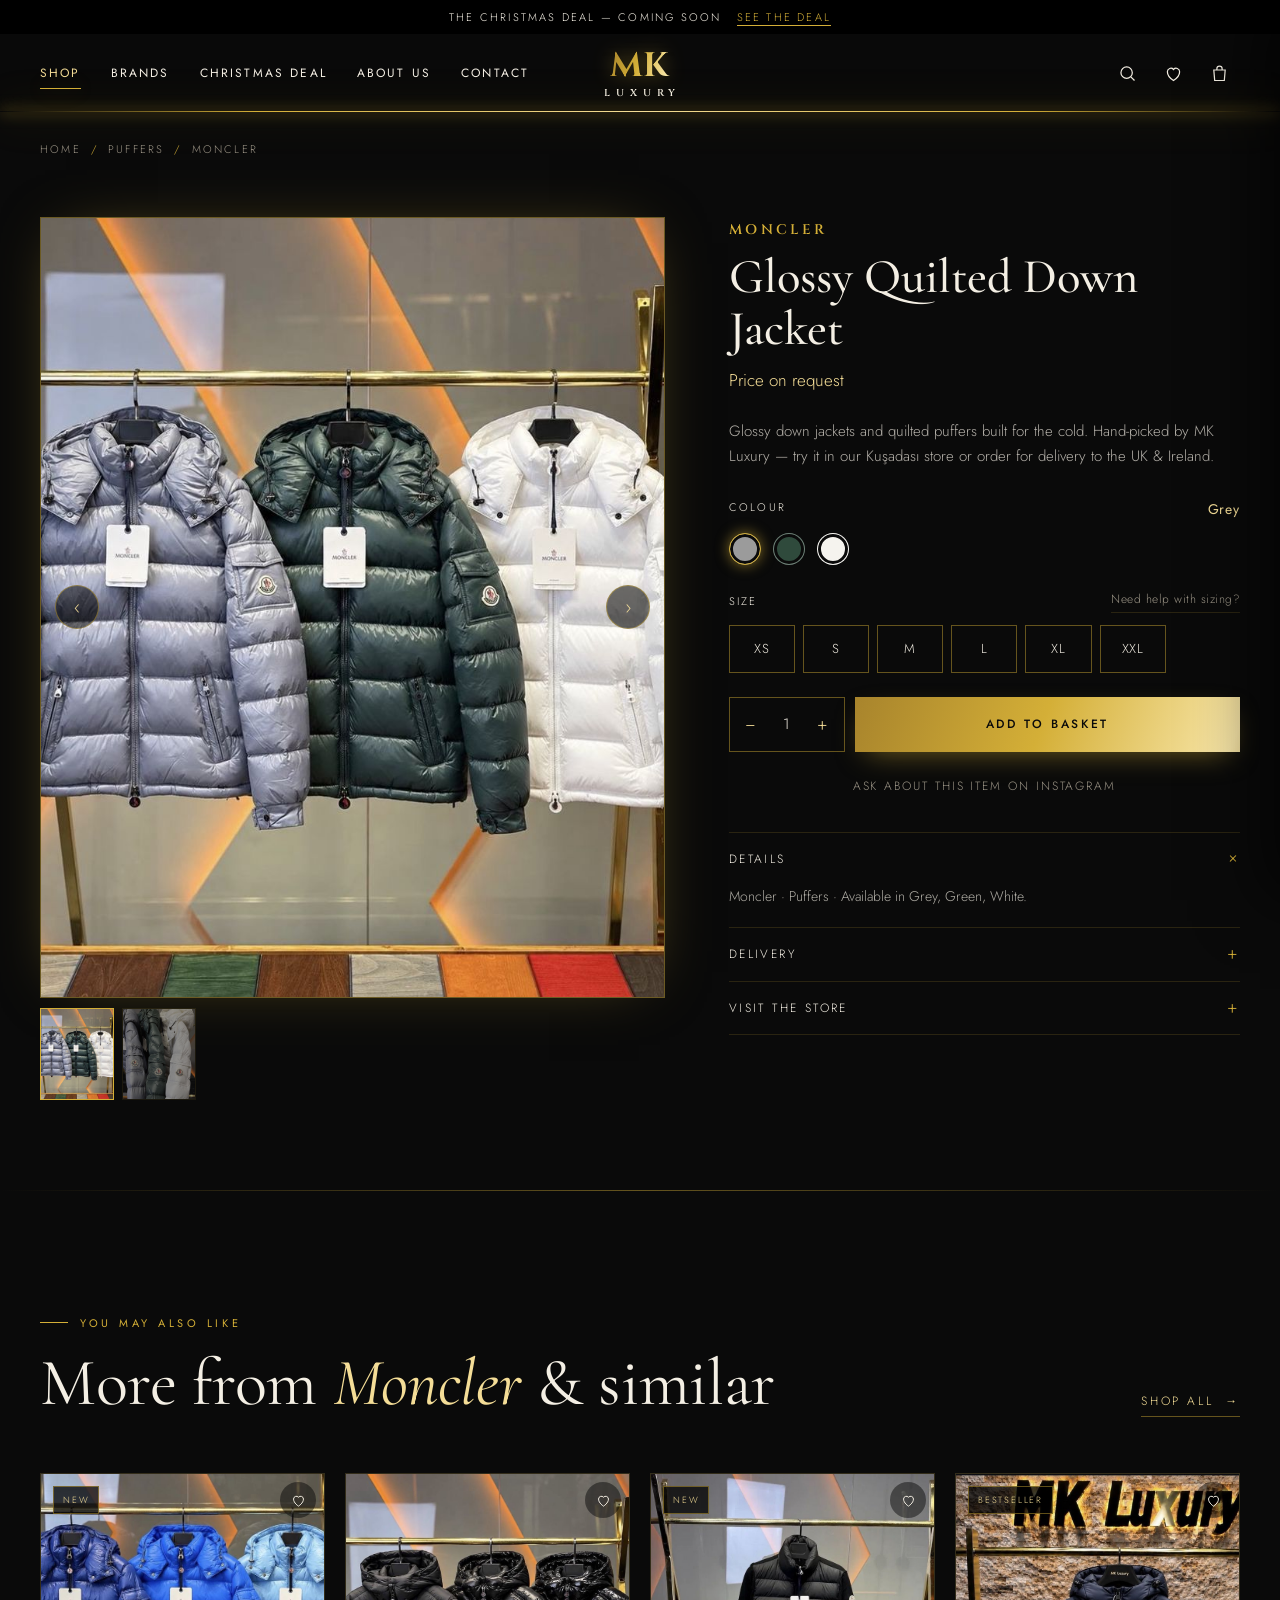
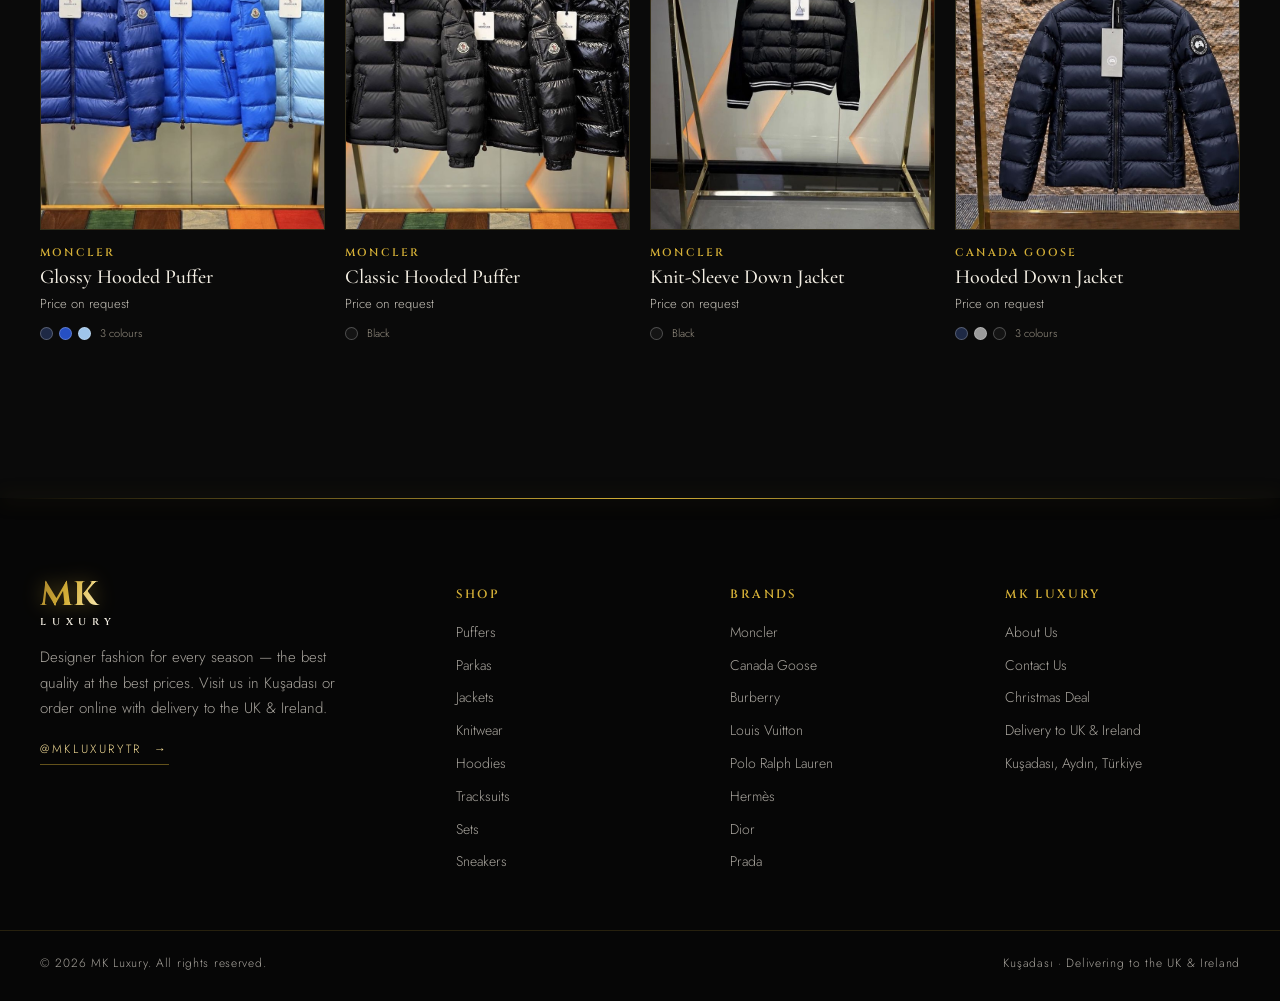
<file: product.html>
<!doctype html>
<html lang="en">
<head>
  <meta charset="utf-8">
  <meta name="viewport" content="width=device-width, initial-scale=1, viewport-fit=cover">
  <title>Product — MK Luxury</title>
  <meta name="description" content="MK Luxury — designer fashion in Kuşadası: Moncler, Canada Goose, Burberry, Louis Vuitton, Ralph Lauren and more. Best quality, best prices, delivery to the UK & Ireland.">
  <meta name="theme-color" content="#0a0a0a">
  <link rel="icon" href="data:image/svg+xml,%3Csvg xmlns='http://www.w3.org/2000/svg' viewBox='0 0 64 64'%3E%3Crect width='64' height='64' fill='%230a0a0a'/%3E%3Ctext x='50%25' y='62%25' text-anchor='middle' font-family='Georgia,serif' font-weight='700' font-size='28' fill='%23d4af37'%3EMK%3C/text%3E%3C/svg%3E">
  <link rel="preconnect" href="https://fonts.googleapis.com">
  <link rel="preconnect" href="https://fonts.gstatic.com" crossorigin>
  <link href="https://fonts.googleapis.com/css2?family=Cinzel:wght@600;700&family=Cormorant+Garamond:ital,wght@0,400;0,500;0,600;1,400;1,500&family=Jost:wght@300;400;500&display=swap" rel="stylesheet">
  <link rel="stylesheet" href="css/style.css">
</head>
<body class="page" data-page="product">

  <main>
    <div class="container">
      <div class="crumbs" id="crumbs" style="padding-top:28px"></div>
      <div class="pdp" id="pdp"></div>
    </div>
    <hr class="divider">
    <section class="section">
      <div class="container">
        <div class="head head--row reveal"><div><p class="kicker">You May Also Like</p><h2 class="title" id="relatedTitle"></h2></div><a class="link" href="shop.html">Shop all</a></div>
        <div class="grid" id="related"></div>
      </div>
    </section>
  </main>

  <script src="js/config.js"></script>
  <script src="js/products.js"></script>
  <script src="js/site.js"></script>
</body>
</html>
</file>
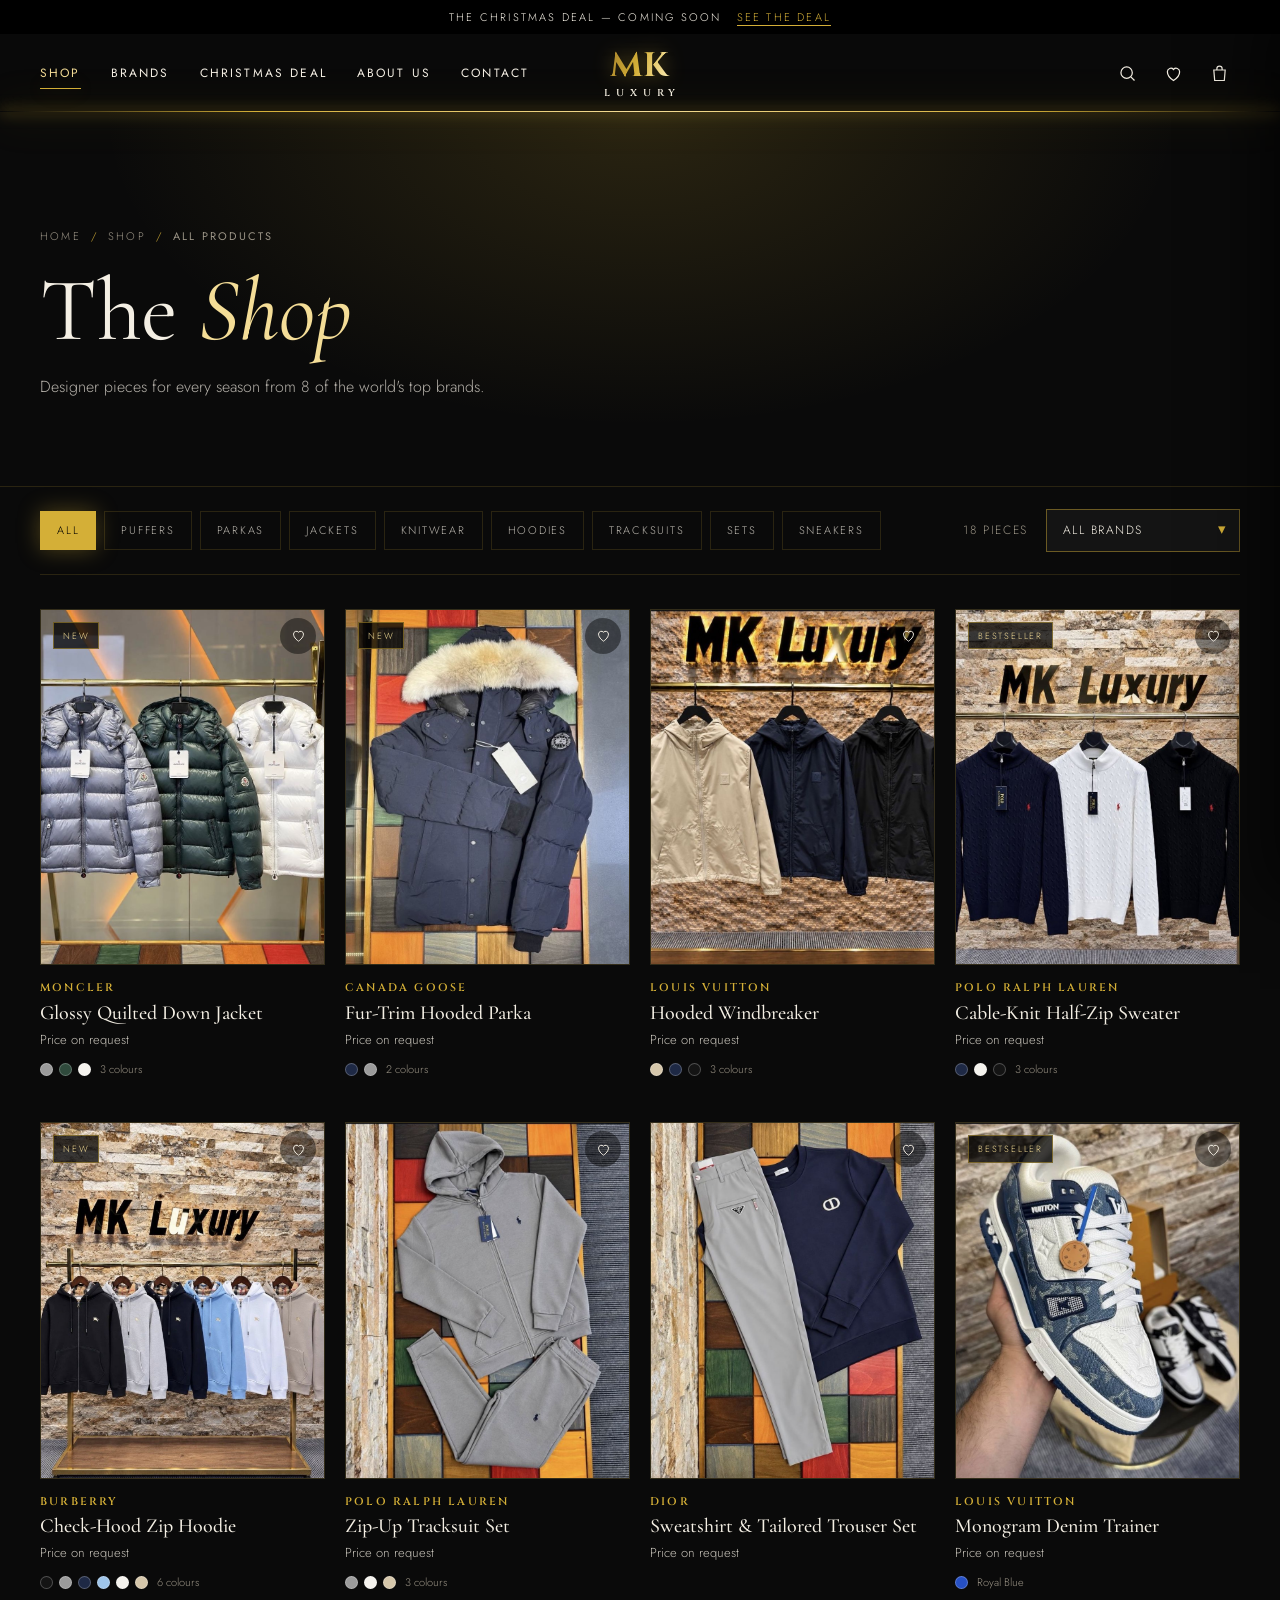
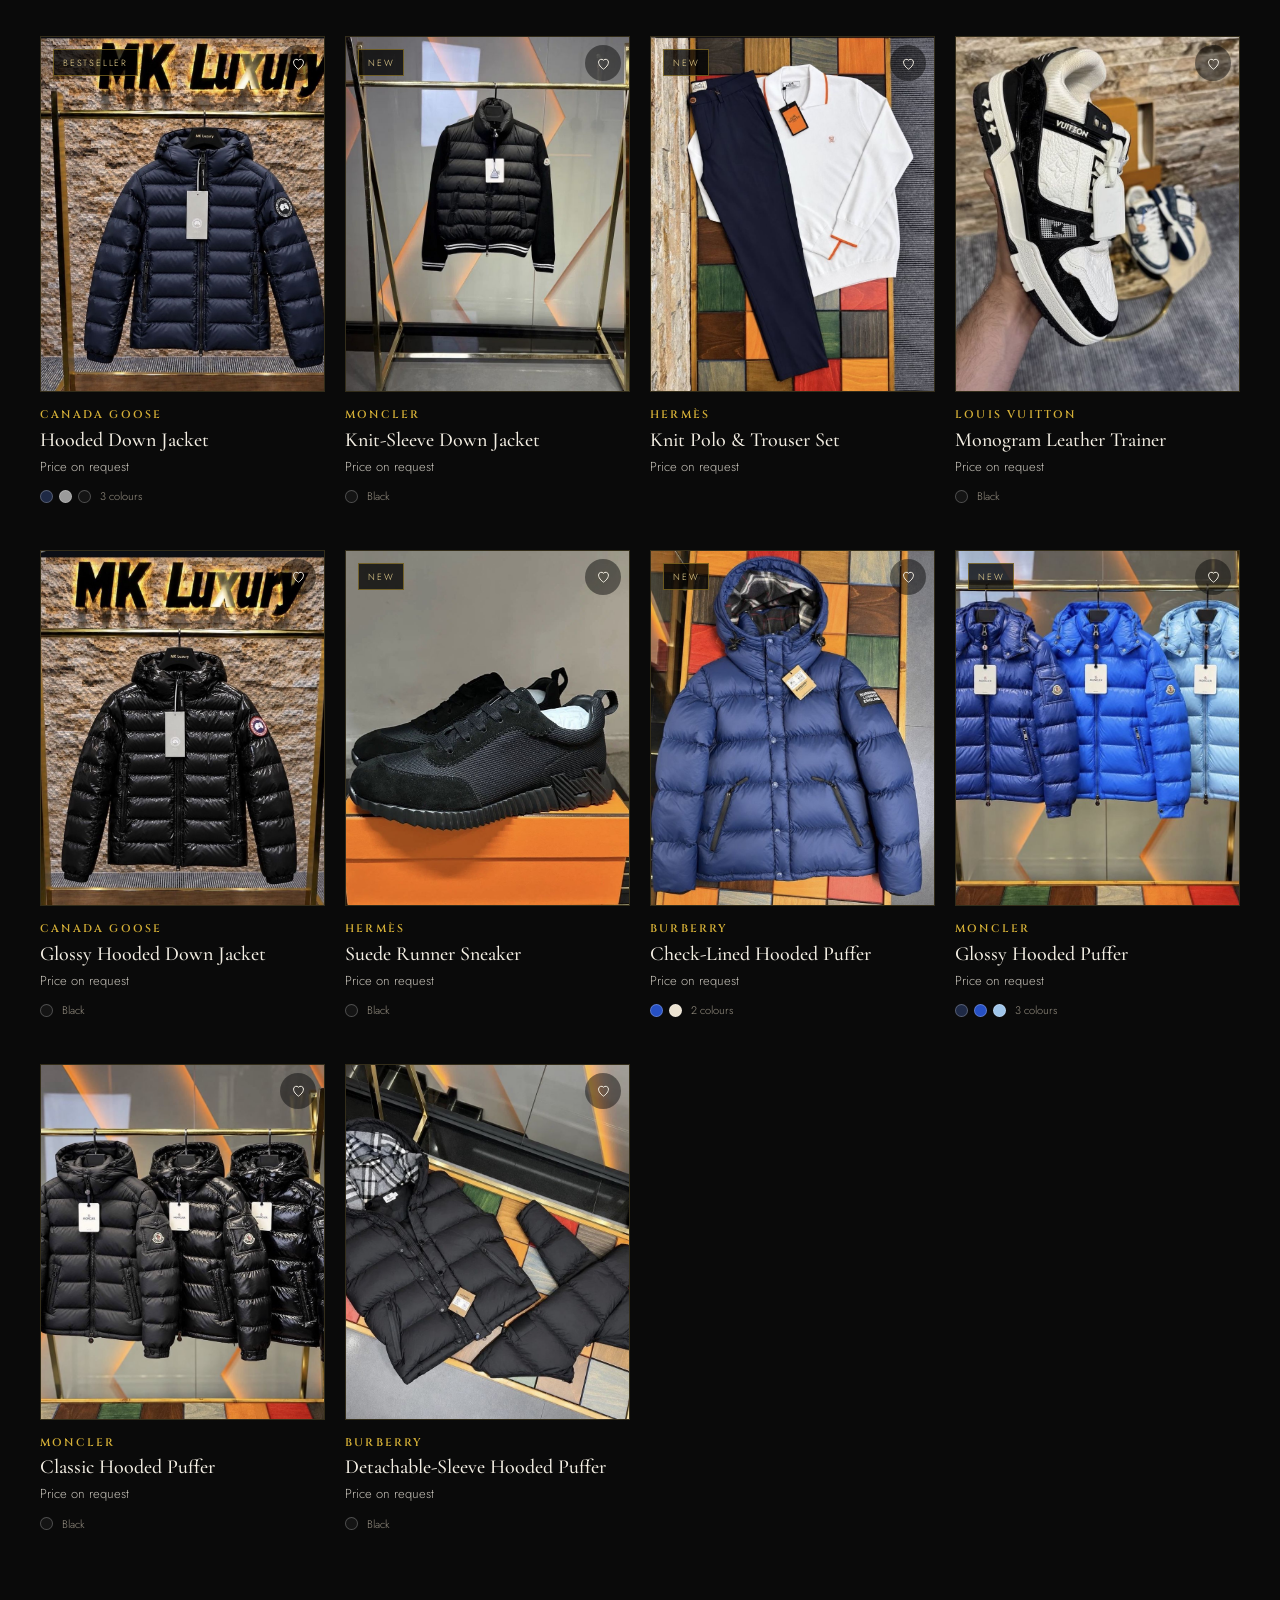
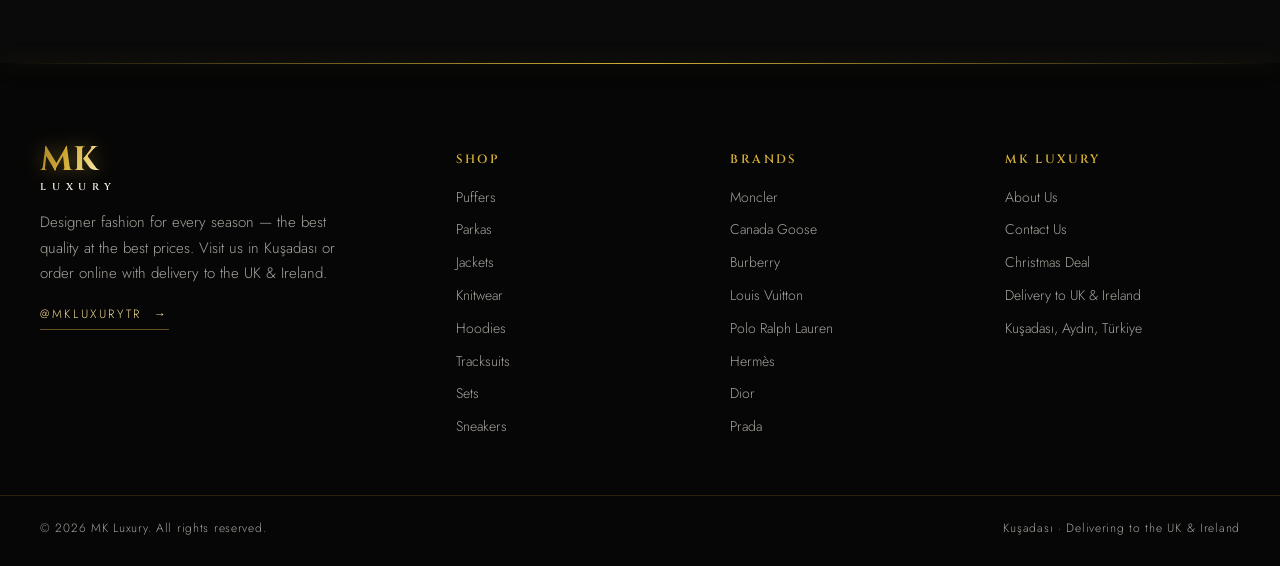
<file: shop.html>
<!doctype html>
<html lang="en">
<head>
  <meta charset="utf-8">
  <meta name="viewport" content="width=device-width, initial-scale=1, viewport-fit=cover">
  <title>Shop — MK Luxury</title>
  <meta name="description" content="MK Luxury — designer fashion in Kuşadası: Moncler, Canada Goose, Burberry, Louis Vuitton, Ralph Lauren and more. Best quality, best prices, delivery to the UK & Ireland.">
  <meta name="theme-color" content="#0a0a0a">
  <link rel="icon" href="data:image/svg+xml,%3Csvg xmlns='http://www.w3.org/2000/svg' viewBox='0 0 64 64'%3E%3Crect width='64' height='64' fill='%230a0a0a'/%3E%3Ctext x='50%25' y='62%25' text-anchor='middle' font-family='Georgia,serif' font-weight='700' font-size='28' fill='%23d4af37'%3EMK%3C/text%3E%3C/svg%3E">
  <link rel="preconnect" href="https://fonts.googleapis.com">
  <link rel="preconnect" href="https://fonts.gstatic.com" crossorigin>
  <link href="https://fonts.googleapis.com/css2?family=Cinzel:wght@600;700&family=Cormorant+Garamond:ital,wght@0,400;0,500;0,600;1,400;1,500&family=Jost:wght@300;400;500&display=swap" rel="stylesheet">
  <link rel="stylesheet" href="css/style.css">
</head>
<body class="page" data-page="shop">

  <main>
    <section class="banner">
      <div class="container">
        <div class="crumbs"><a href="index.html">Home</a><span>/</span><a href="shop.html">Shop</a><span>/</span><b id="crumb" style="font-weight:400">All Products</b></div>
        <h1 class="title" id="shopTitle">The <em>Shop</em></h1>
        <p class="lead" id="shopLead"></p>
      </div>
    </section>
    <section class="container" style="padding-bottom:90px">
      <div class="toolbar">
        <div class="chips" id="chips"></div>
        <div style="display:flex;align-items:center;gap:18px">
          <span class="count" id="count"></span>
          <label class="select"><span style="position:absolute;left:-9999px">Brand</span><select id="brandSelect"></select></label>
        </div>
      </div>
      <div class="grid" id="grid"></div>
    </section>
  </main>

  <script src="js/config.js"></script>
  <script src="js/products.js"></script>
  <script src="js/site.js"></script>
</body>
</html>
</file>
<file: css/style.css>
/* =========================================================
   MK LUXURY — black & gold
   ========================================================= */
:root {
  --bg: #0a0a0a;
  --bg-2: #101010;
  --card: #141414;
  --text: #f4efe4;
  --muted: #9b9486;
  --line: rgba(212, 175, 55, .16);
  --line-strong: rgba(212, 175, 55, .45);
  --gold: #d4af37;
  --gold-light: #f4dd97;
  --gold-deep: #a8842c;
  --gold-grad: linear-gradient(110deg, #a8842c 0%, #d4af37 25%, #f8e6a8 50%, #d4af37 75%, #a8842c 100%);
  --glow: 0 0 22px rgba(212, 175, 55, .35);
  --display: "Cormorant Garamond", Georgia, serif;
  --brand: "Cinzel", "Trajan Pro", Georgia, serif;
  --sans: "Jost", "Helvetica Neue", Arial, sans-serif;
  --ease: cubic-bezier(.65, 0, .35, 1);
  --ease-out: cubic-bezier(.16, 1, .3, 1);
  --announce-h: 34px;
  --bar-h: 78px;
  --header-h: calc(var(--announce-h) + var(--bar-h));
}

*, *::before, *::after { box-sizing: border-box; }
html {
  background: var(--bg);
  overflow-x: clip;
  overscroll-behavior-y: none;
  -webkit-text-size-adjust: 100%;
}
html.locked { overflow: hidden; }
body {
  margin: 0;
  min-height: 100vh;
  background: var(--bg);
  color: var(--text);
  font-family: var(--sans);
  font-weight: 300;
  font-size: 15px;
  line-height: 1.7;
  -webkit-font-smoothing: antialiased;
  overscroll-behavior-y: none;
}
/* soft gold light in the corners + fine grain, fixed behind everything */
body::before {
  content: ""; position: fixed; inset: 0; z-index: -1; pointer-events: none;
  background:
    radial-gradient(60vw 50vh at 100% 0%, rgba(212,175,55,.08), transparent 70%),
    radial-gradient(50vw 50vh at 0% 100%, rgba(212,175,55,.06), transparent 70%),
    var(--bg);
}
img, video { display: block; max-width: 100%; }
a { color: inherit; text-decoration: none; }
button { font: inherit; color: inherit; background: none; border: 0; padding: 0; cursor: pointer; }
input, textarea, select { font: inherit; color: inherit; }
::selection { background: var(--gold); color: #000; }

.container { width: 100%; max-width: 1360px; margin: 0 auto; padding: 0 40px; }
@media (max-width: 760px) { .container { padding: 0 18px; } }

.gold { background: var(--gold-grad); background-size: 200% auto; -webkit-background-clip: text; background-clip: text; color: transparent; animation: shine 6s linear infinite; }
@keyframes shine { to { background-position: 200% center; } }

.kicker { display: inline-flex; align-items: center; gap: 12px; font-size: 11px; letter-spacing: .34em; text-transform: uppercase; color: var(--gold); margin: 0 0 16px; font-weight: 400; }
.kicker::before { content: ""; width: 28px; height: 1px; background: currentColor; }
.center .kicker::after { content: ""; width: 28px; height: 1px; background: currentColor; }
.title { font-family: var(--display); font-weight: 400; font-size: clamp(38px, 5.2vw, 70px); line-height: 1.04; margin: 0; letter-spacing: -.005em; }
.title em { font-style: italic; color: var(--gold-light); }
.lead { color: rgba(244,239,228,.72); font-size: 16px; max-width: 560px; }
.section { padding: clamp(70px, 9vw, 120px) 0; position: relative; }
.head { margin-bottom: clamp(34px, 5vw, 56px); }
.head--row { display: flex; align-items: flex-end; justify-content: space-between; gap: 24px; flex-wrap: wrap; }
.center { text-align: center; }
.center .lead { margin-left: auto; margin-right: auto; }

.reveal { opacity: 0; transform: translateY(18px); transition: opacity 1s ease, transform 1.1s var(--ease-out); }
.reveal.is-in { opacity: 1; transform: none; }

.divider { height: 1px; background: linear-gradient(90deg, transparent, var(--line-strong), transparent); border: 0; margin: 0; }

/* ============ BUTTONS ============ */
.btn { position: relative; display: inline-flex; align-items: center; justify-content: center; gap: 10px; padding: 17px 36px; font-size: 12px; font-weight: 500; letter-spacing: .22em; text-transform: uppercase; overflow: hidden; isolation: isolate; transition: color .5s var(--ease-out), box-shadow .5s, border-color .5s; white-space: nowrap; }
.btn span { position: relative; z-index: 1; }
.btn::before { content: ""; position: absolute; inset: 0; z-index: 0; transform: scaleX(0); transform-origin: right; transition: transform .6s var(--ease-out); }
.btn:hover::before { transform: scaleX(1); transform-origin: left; }
.btn--gold { background: var(--gold-grad); background-size: 200% auto; color: #0a0a0a; animation: shine 5s linear infinite; box-shadow: 0 10px 30px -12px rgba(212,175,55,.6); }
.btn--gold::before { background: var(--text); }
.btn--gold:hover { box-shadow: 0 14px 40px -10px rgba(212,175,55,.8); }
.btn--line { border: 1px solid var(--line-strong); color: var(--text); }
.btn--line::before { background: var(--gold); }
.btn--line:hover { color: #0a0a0a; border-color: var(--gold); }
.btn--glow { border: 1px solid var(--gold); color: var(--gold-light); animation: pulse 2.6s ease-in-out infinite; }
.btn--glow::before { background: var(--gold); }
.btn--glow:hover { color: #0a0a0a; }
@keyframes pulse { 0%, 100% { box-shadow: 0 0 0 0 rgba(212,175,55,.0), inset 0 0 0 0 rgba(212,175,55,0); } 50% { box-shadow: 0 0 28px 2px rgba(212,175,55,.45); } }
.btn--block { width: 100%; }
.btn .tag { font-size: 9px; letter-spacing: .16em; background: var(--gold); color: #000; padding: 3px 7px; }
.btn--glow:hover .tag { background: #000; color: var(--gold); }
.link { display: inline-flex; align-items: center; gap: 12px; font-size: 12px; letter-spacing: .22em; text-transform: uppercase; color: var(--gold-light); padding-bottom: 5px; border-bottom: 1px solid var(--line-strong); transition: border-color .3s, gap .4s var(--ease-out); }
.link::after { content: "→"; }
.link:hover { border-color: var(--gold); gap: 18px; }

/* ============ INTRO ============ */
.intro { position: fixed; inset: 0; z-index: 1000; pointer-events: none; }
.intro__half { position: absolute; top: 0; bottom: 0; width: 50.5%; background: #050505; transition: transform 1.3s var(--ease); }
.intro__half--l { left: 0; }
.intro__half--r { right: 0; }
.intro__stage { position: absolute; inset: 0; display: grid; place-items: center; transition: opacity .6s ease, transform 1.2s var(--ease-out); }
.intro__logo { position: relative; display: flex; flex-direction: column; align-items: center; }
.intro__mk { font-family: var(--brand); font-weight: 700; font-size: clamp(76px, 14vw, 140px); line-height: 1; letter-spacing: .02em;
  background: linear-gradient(100deg, #5e4a17 0%, #a8842c 30%, #fff3c4 46%, #d4af37 54%, #a8842c 70%, #5e4a17 100%);
  background-size: 300% 100%; background-position: 100% 0; -webkit-background-clip: text; background-clip: text; color: transparent;
  filter: drop-shadow(0 0 0 rgba(212,175,55,0));
  opacity: 0; transform: scale(.86); letter-spacing: .4em;
  animation: mkIn 1.4s var(--ease-out) .15s forwards, mkShine 1.6s ease-in-out .7s forwards, mkGlow 1.4s ease .9s forwards; }
@keyframes mkIn { to { opacity: 1; transform: none; letter-spacing: .02em; } }
@keyframes mkShine { to { background-position: 0 0; } }
@keyframes mkGlow { to { filter: drop-shadow(0 0 24px rgba(212,175,55,.45)); } }
.intro__rule { display: flex; align-items: center; gap: 16px; margin-top: 18px; }
.intro__rule i { display: block; width: 90px; height: 1px; background: linear-gradient(90deg, transparent, var(--gold)); transform: scaleX(0); transform-origin: right; animation: grow 1s var(--ease-out) .8s forwards; }
.intro__rule i:last-child { background: linear-gradient(90deg, var(--gold), transparent); transform-origin: left; }
@keyframes grow { to { transform: scaleX(1); } }
.intro__lux { display: flex; gap: .55em; font-family: var(--brand); font-weight: 600; font-size: 14px; color: var(--text); }
.intro__lux b { font-weight: 600; opacity: 0; transform: translateY(10px); animation: up .7s var(--ease-out) forwards; }
.intro__lux b:nth-child(1) { animation-delay: 1.00s; } .intro__lux b:nth-child(2) { animation-delay: 1.06s; }
.intro__lux b:nth-child(3) { animation-delay: 1.12s; } .intro__lux b:nth-child(4) { animation-delay: 1.18s; }
.intro__lux b:nth-child(5) { animation-delay: 1.24s; } .intro__lux b:nth-child(6) { animation-delay: 1.30s; }
@keyframes up { to { opacity: 1; transform: none; } }
.intro__flare { position: absolute; top: 50%; left: 50%; width: 140vmax; height: 2px; transform: translate(-50%, -50%) scaleX(0); background: linear-gradient(90deg, transparent, rgba(255,240,190,.9), transparent); filter: blur(1px); opacity: 0; }
body.intro-open .intro__flare { animation: flare .9s ease-out forwards; }
@keyframes flare { 0% { opacity: 0; transform: translate(-50%, -50%) scaleX(0); } 40% { opacity: 1; } 100% { opacity: 0; transform: translate(-50%, -50%) scaleX(1); } }
body.intro-open .intro__stage { opacity: 0; transform: scale(1.08); }
body.intro-open .intro__half--l { transform: translateX(-100%); }
body.intro-open .intro__half--r { transform: translateX(100%); }
body.intro-gone .intro { display: none; }

/* ============ HEADER ============ */
.header { position: fixed; top: 0; left: 0; right: 0; z-index: 100; }
.announce { height: var(--announce-h); display: flex; align-items: center; justify-content: center; background: #000; font-size: 11px; letter-spacing: .2em; text-transform: uppercase; color: var(--text); overflow: hidden; }
.announce a span { color: var(--gold); border-bottom: 1px solid var(--gold); margin-left: 10px; }
.bar { position: relative; height: var(--bar-h); background: rgba(10,10,10,.78); backdrop-filter: blur(14px) saturate(1.2); -webkit-backdrop-filter: blur(14px) saturate(1.2); transition: background .5s; }
.bar::after { content: ""; position: absolute; left: 0; right: 0; bottom: 0; height: 1px; background: linear-gradient(90deg, transparent 0%, var(--gold) 20%, var(--gold-light) 50%, var(--gold) 80%, transparent 100%); box-shadow: 0 0 14px 1px rgba(212,175,55,.55), 0 0 40px 2px rgba(212,175,55,.25); }
.page-home .header:not(.is-scrolled) .bar { background: linear-gradient(180deg, rgba(10,10,10,.65), rgba(10,10,10,.25)); }
.bar__inner { height: 100%; max-width: 1400px; margin: 0 auto; padding: 0 40px; display: grid; grid-template-columns: 1fr auto 1fr; align-items: center; }
.nav { display: flex; align-items: center; gap: 30px; }
.nav a { position: relative; font-size: 12px; letter-spacing: .18em; text-transform: uppercase; font-weight: 400; padding: 6px 0; transition: color .3s; }
.nav a::after { content: ""; position: absolute; left: 0; right: 0; bottom: 0; height: 1px; background: var(--gold); box-shadow: var(--glow); transform: scaleX(0); transition: transform .5s var(--ease-out); }
.nav a:hover, .nav a.is-current { color: var(--gold-light); }
.nav a:hover::after, .nav a.is-current::after { transform: scaleX(1); }
.tools { display: flex; justify-content: flex-end; align-items: center; gap: 4px; }
.logo { display: flex; flex-direction: column; align-items: center; line-height: 1; }
.logo__mk { font-family: var(--brand); font-weight: 700; font-size: 34px; letter-spacing: .04em; background: var(--gold-grad); background-size: 200% auto; -webkit-background-clip: text; background-clip: text; color: transparent; animation: shine 6s linear infinite; filter: drop-shadow(0 0 10px rgba(212,175,55,.45)); }
.logo__lux { font-family: var(--brand); font-weight: 600; font-size: 10px; letter-spacing: .58em; padding-left: .58em; margin-top: 5px; color: var(--text); }
.icon-btn { position: relative; width: 42px; height: 42px; display: grid; place-items: center; border-radius: 50%; transition: background .3s; }
.icon-btn:hover { background: rgba(212,175,55,.1); }
.icon-btn svg { width: 21px; height: 21px; fill: none; stroke: currentColor; stroke-width: 1.4; }
.badge { position: absolute; top: 4px; right: 2px; min-width: 17px; height: 17px; padding: 0 4px; border-radius: 9px; background: var(--gold); color: #000; font-size: 10px; font-weight: 500; display: grid; place-items: center; transform: scale(0); transition: transform .4s var(--ease-out); box-shadow: var(--glow); }
.badge.has { transform: scale(1); }
.badge.bump { animation: bump .5s var(--ease-out); }
@keyframes bump { 40% { transform: scale(1.45); } }
.burger { display: none; width: 42px; height: 42px; position: relative; }
.burger span { position: absolute; left: 10px; right: 10px; height: 1.5px; background: currentColor; transition: transform .5s var(--ease), top .5s var(--ease); }
.burger span:first-child { top: 16px; }
.burger span:last-child { top: 24px; right: 16px; transition: transform .5s var(--ease), top .5s var(--ease), right .5s var(--ease); }
.burger.is-open span:first-child { top: 20px; transform: rotate(45deg); }
.burger.is-open span:last-child { top: 20px; right: 10px; transform: rotate(-45deg); }

.menu { position: fixed; inset: 0; z-index: 90; background: rgba(8,8,8,.98); padding: calc(var(--header-h) + 40px) 26px 34px; display: flex; flex-direction: column; justify-content: space-between; overflow-y: auto; opacity: 0; visibility: hidden; transition: opacity .45s, visibility .45s; }
.menu.is-open { opacity: 1; visibility: visible; }
.menu nav { display: flex; flex-direction: column; }
.menu nav a { font-family: var(--display); font-size: 38px; line-height: 1.3; opacity: 0; transform: translateY(16px); transition: opacity .5s, transform .7s var(--ease-out), color .3s; }
.menu nav a:hover { color: var(--gold-light); }
.menu.is-open nav a { opacity: 1; transform: none; }
.menu.is-open nav a:nth-child(2) { transition-delay: .04s; } .menu.is-open nav a:nth-child(3) { transition-delay: .08s; }
.menu.is-open nav a:nth-child(4) { transition-delay: .12s; } .menu.is-open nav a:nth-child(5) { transition-delay: .16s; }
.menu.is-open nav a:nth-child(6) { transition-delay: .2s; }  .menu.is-open nav a:nth-child(7) { transition-delay: .24s; }
.menu__foot { font-size: 12px; letter-spacing: .16em; text-transform: uppercase; color: var(--gold); display: grid; gap: 8px; margin-top: 30px; }

@media (max-width: 1060px) {
  :root { --bar-h: 66px; --announce-h: 32px; }
  .bar__inner { padding: 0 10px; }
  .nav { display: none; }
  .burger { display: block; }
  .logo__mk { font-size: 28px; }
  .logo__lux { font-size: 9px; }
  .tools { gap: 0; }
  .tools .hide-sm { display: none; }
  .announce { font-size: 10px; letter-spacing: .14em; }
}

main { display: block; }
.page main { padding-top: var(--header-h); }

/* ============ SEARCH ============ */
.search { position: fixed; inset: 0; z-index: 150; background: rgba(8,8,8,.97); padding: 16vh 22px 40px; opacity: 0; visibility: hidden; transition: opacity .45s, visibility .45s; overflow-y: auto; }
.search.is-open { opacity: 1; visibility: visible; }
.search__box { max-width: 840px; margin: 0 auto; }
.search__close { position: absolute; top: 20px; right: 24px; font-size: 38px; color: var(--gold); line-height: 1; }
.search input { width: 100%; background: none; border: 0; border-bottom: 1px solid var(--gold); padding: 8px 0; font-family: var(--display); font-size: clamp(28px, 4.6vw, 50px); outline: none; color: var(--text); }
.search input::placeholder { color: rgba(244,239,228,.3); }
.search__results { margin-top: 24px; }
.search__results a { display: flex; align-items: center; gap: 16px; padding: 12px 0; border-bottom: 1px solid var(--line); transition: padding .4s var(--ease-out); }
.search__results a:hover { padding-left: 8px; }
.search__results img { width: 52px; height: 64px; object-fit: cover; }
.search__results small { margin-left: auto; font-size: 11px; letter-spacing: .16em; text-transform: uppercase; color: var(--gold); }
.search__hint { color: var(--muted); }
.search__hint a { color: var(--gold-light); margin-right: 14px; }

/* ============ HERO (home) ============ */
.hero { position: relative; isolation: isolate; height: 100svh; min-height: 640px; overflow: hidden; background: #000; }
.hero__bg { position: absolute; inset: -5%; width: 110%; height: 110%; max-width: none; object-fit: cover; transform: scale(1.15); transition: transform 2.6s var(--ease-out); }
.is-ready .hero__bg { transform: scale(1); }
.hero__shade { position: absolute; inset: 0; z-index: 1; background:
  radial-gradient(70% 90% at 75% 50%, rgba(212,175,55,.12), transparent 60%),
  linear-gradient(90deg, rgba(5,5,5,.92) 0%, rgba(5,5,5,.6) 45%, rgba(5,5,5,.35) 100%),
  linear-gradient(0deg, rgba(5,5,5,.9) 0%, transparent 35%); }
.hero__inner { position: relative; z-index: 2; height: 100%; max-width: 1400px; margin: 0 auto; padding: calc(var(--header-h) + 20px) 40px 70px; display: grid; grid-template-columns: 1.15fr .85fr; align-items: center; gap: 40px; }
.hero__title { font-family: var(--display); font-weight: 500; font-size: clamp(60px, 8.6vw, 136px); line-height: .95; margin: 0 0 26px; letter-spacing: -.01em; }
.hero__title .ln { display: block; overflow: hidden; padding-bottom: .06em; }
.hero__title .ln > span { display: inline-block; transform: translateY(108%); transition: transform 1.5s var(--ease-out); }
.hero__title .ln:nth-child(2) > span { transition-delay: .14s; }
.hero__title em { font-style: italic; }
.is-ready .hero__title .ln > span { transform: none; }
.hero__sub { max-width: 470px; font-size: 16px; color: rgba(244,239,228,.78); margin: 0 0 36px; }
.hero__cta { display: flex; flex-wrap: wrap; gap: 12px; }
.hero__kicker, .hero__sub, .hero__cta, .hero__stats { opacity: 0; transform: translateY(18px); transition: opacity 1.1s ease, transform 1.2s var(--ease-out); }
.is-ready .hero__kicker { opacity: 1; transform: none; }
.is-ready .hero__sub { opacity: 1; transform: none; transition-delay: .45s; }
.is-ready .hero__cta { opacity: 1; transform: none; transition-delay: .6s; }
.is-ready .hero__stats { opacity: 1; transform: none; transition-delay: .8s; }
.hero__stats { display: flex; gap: 34px; margin-top: 44px; padding-top: 26px; border-top: 1px solid var(--line); max-width: 520px; }
.hero__stats div { font-size: 11px; letter-spacing: .2em; text-transform: uppercase; color: var(--muted); }
.hero__stats strong { display: block; font-family: var(--brand); font-weight: 600; font-size: 15px; letter-spacing: .08em; color: var(--gold-light); margin-bottom: 4px; }

.hero__frame { position: relative; justify-self: end; height: min(72vh, 680px); aspect-ratio: 9 / 16; overflow: hidden; border: 1px solid var(--line-strong); box-shadow: 0 0 0 1px rgba(0,0,0,.6), 0 0 60px rgba(212,175,55,.25), 0 50px 90px -30px rgba(0,0,0,.9); clip-path: inset(100% 0 0 0); transition: clip-path 1.7s var(--ease-out) .35s; }
.is-ready .hero__frame { clip-path: inset(0); }
.hero__frame video { width: 100%; height: 100%; object-fit: cover; }
.hero__frame::after { content: ""; position: absolute; inset: 12px; border: 1px solid rgba(244,221,151,.4); pointer-events: none; }
.sound { position: absolute; z-index: 3; top: 22px; right: 22px; width: 42px; height: 42px; border-radius: 50%; display: grid; place-items: center; background: rgba(0,0,0,.45); border: 1px solid var(--line-strong); backdrop-filter: blur(6px); -webkit-backdrop-filter: blur(6px); transition: background .3s, box-shadow .3s; }
.sound:hover { background: var(--gold); box-shadow: var(--glow); }
.sound svg { width: 18px; height: 18px; fill: none; stroke: var(--text); stroke-width: 1.5; stroke-linecap: round; }
.sound .on { display: none; } .sound.is-on .on { display: inline; } .sound.is-on .off { display: none; }
@media (max-width: 960px) {
  .hero { height: 100svh; }
  .hero__bg { display: none; }
  .hero__inner { grid-template-columns: 1fr; align-items: end; padding: 0 20px 56px; }
  .hero__frame { position: absolute; inset: 0; height: 100%; width: 100%; aspect-ratio: auto; border: 0; box-shadow: none; z-index: -1; clip-path: none; }
  .hero__frame::after { display: none; }
  .hero__shade { background: linear-gradient(0deg, rgba(5,5,5,.96) 0%, rgba(5,5,5,.6) 42%, rgba(5,5,5,.1) 70%, rgba(5,5,5,.5) 100%); }
  .hero__text { position: relative; z-index: 2; }
  .hero__inner { z-index: auto; }
  .sound { top: calc(var(--header-h) + 14px); right: 14px; }
  .hero__title { font-size: clamp(52px, 15.5vw, 92px); }
  .hero__sub { font-size: 15px; margin-bottom: 26px; }
  .hero__cta .btn { padding: 15px 22px; flex: 1 1 auto; }
  .hero__stats { gap: 20px; margin-top: 28px; padding-top: 18px; }
  .hero__stats strong { font-size: 13px; }
  .hero__stats div { font-size: 9px; letter-spacing: .14em; }
}

/* ============ BRAND MARQUEE ============ */
.marquee { position: relative; overflow: hidden; border-top: 1px solid var(--line-strong); border-bottom: 1px solid var(--line-strong); background: linear-gradient(90deg, #0a0a0a, #15120a 50%, #0a0a0a); padding: 22px 0; }
.marquee::before, .marquee::after { content: ""; position: absolute; top: 0; bottom: 0; width: 120px; z-index: 2; pointer-events: none; }
.marquee::before { left: 0; background: linear-gradient(90deg, #0a0a0a, transparent); }
.marquee::after { right: 0; background: linear-gradient(-90deg, #0a0a0a, transparent); }
.marquee__track { display: flex; width: max-content; animation: marquee 38s linear infinite; }
.marquee:hover .marquee__track { animation-play-state: paused; }
.marquee a { display: inline-flex; align-items: center; gap: 46px; padding-right: 46px; font-family: var(--brand); font-weight: 600; font-size: clamp(18px, 2.2vw, 26px); letter-spacing: .14em; text-transform: uppercase; color: rgba(244,239,228,.55); white-space: nowrap; transition: color .3s, text-shadow .3s; }
.marquee a::after { content: "✦"; font-size: 12px; color: var(--gold); }
.marquee a:hover { color: var(--gold-light); text-shadow: 0 0 18px rgba(212,175,55,.6); }
@keyframes marquee { to { transform: translateX(-50%); } }

/* ============ CATEGORY TILES ============ */
.cat-grid { display: grid; grid-template-columns: repeat(4, 1fr); gap: 18px; }
.cat { position: relative; display: block; aspect-ratio: 3 / 4; overflow: hidden; border: 1px solid var(--line); transition: border-color .5s, box-shadow .5s; }
.cat img { width: 100%; height: 100%; object-fit: cover; object-position: center 70%; transition: transform 1.6s var(--ease-out), filter .6s; filter: brightness(.82); }
.cat::after { content: ""; position: absolute; inset: 0; background: linear-gradient(180deg, transparent 45%, rgba(0,0,0,.88)); }
.cat:hover { border-color: var(--gold); box-shadow: var(--glow); }
.cat:hover img { transform: scale(1.07); filter: brightness(1); }
.cat__label { position: absolute; z-index: 2; left: 20px; right: 20px; bottom: 18px; display: flex; align-items: baseline; justify-content: space-between; }
.cat__name { font-family: var(--brand); font-weight: 600; font-size: 20px; letter-spacing: .1em; text-transform: uppercase; }
.cat__go { font-size: 11px; letter-spacing: .2em; text-transform: uppercase; color: var(--gold-light); opacity: 0; transform: translateX(-8px); transition: .5s var(--ease-out); }
.cat:hover .cat__go { opacity: 1; transform: none; }
@media (max-width: 960px) {
  .cat-grid { grid-template-columns: repeat(2, 1fr); gap: 10px; }
  .cat__label { left: 12px; right: 12px; bottom: 12px; }
  .cat__name { font-size: 15px; }
  .cat__go { display: none; }
}

/* ============ PRODUCT CARDS ============ */
.grid { display: grid; grid-template-columns: repeat(4, 1fr); gap: 44px 20px; }
@media (max-width: 1100px) { .grid { grid-template-columns: repeat(3, 1fr); } }
@media (max-width: 760px) { .grid { grid-template-columns: repeat(2, 1fr); gap: 30px 10px; } }
.card { display: block; opacity: 0; transform: translateY(20px); transition: opacity .9s ease, transform 1s var(--ease-out); }
.card.is-in { opacity: 1; transform: none; }
.card__media { position: relative; aspect-ratio: 4 / 5; overflow: hidden; background: var(--card); border: 1px solid var(--line); transition: border-color .5s, box-shadow .5s; }
.card:hover .card__media { border-color: var(--line-strong); box-shadow: 0 0 30px -6px rgba(212,175,55,.35); }
.card__media img { position: absolute; inset: 0; width: 100%; height: 100%; object-fit: cover; transition: opacity .9s ease, transform 1.6s var(--ease-out); }
.card__media img.alt { opacity: 0; }
.card:hover .card__media img { transform: scale(1.05); }
.card:hover .card__media img.alt { opacity: 1; }
.card__badge { position: absolute; z-index: 2; top: 12px; left: 12px; background: rgba(0,0,0,.75); color: var(--gold-light); border: 1px solid var(--line-strong); font-size: 9px; letter-spacing: .2em; text-transform: uppercase; padding: 5px 9px; }
.card__wish { position: absolute; z-index: 2; top: 8px; right: 8px; width: 36px; height: 36px; border-radius: 50%; display: grid; place-items: center; background: rgba(0,0,0,.45); }
.card__wish svg { width: 17px; height: 17px; fill: none; stroke: var(--text); stroke-width: 1.4; transition: fill .3s, stroke .3s, transform .4s var(--ease-out); }
.card__wish:hover svg { transform: scale(1.12); }
.card__wish.is-on svg { fill: var(--gold); stroke: var(--gold); }
.card__view { position: absolute; z-index: 2; left: 10px; right: 10px; bottom: 10px; padding: 13px; text-align: center; background: rgba(10,10,10,.85); border: 1px solid var(--line-strong); font-size: 11px; letter-spacing: .22em; text-transform: uppercase; color: var(--gold-light); transform: translateY(calc(100% + 14px)); transition: transform .6s var(--ease-out); }
.card:hover .card__view { transform: none; }
@media (hover: none) { .card__view { display: none; } }
.card__body { padding-top: 14px; }
.card__brand { font-family: var(--brand); font-weight: 600; font-size: 11px; letter-spacing: .2em; text-transform: uppercase; color: var(--gold); }
.card__name { font-family: var(--display); font-size: 20px; font-weight: 500; line-height: 1.2; margin: 3px 0 4px; }
.card__price { font-size: 13px; color: rgba(244,239,228,.8); }
.card__price s { color: var(--muted); margin-left: 8px; }
.card__dots { display: flex; align-items: center; gap: 6px; margin-top: 9px; }
.card__dots small { font-size: 11px; color: var(--muted); margin-left: 3px; }
.dot { width: 13px; height: 13px; border-radius: 50%; border: 1px solid rgba(255,255,255,.25); flex: none; }
@media (max-width: 760px) { .card__name { font-size: 17px; } .card__brand { font-size: 10px; } }

/* ============ HOME: OFFER BANNER ============ */
.offer { position: relative; overflow: hidden; border: 1px solid var(--line-strong); display: grid; grid-template-columns: 1fr 1fr; background: radial-gradient(80% 120% at 100% 0%, rgba(212,175,55,.16), transparent 60%), #0d0c09; box-shadow: 0 0 60px -20px rgba(212,175,55,.35); }
.offer__media { position: relative; min-height: 460px; overflow: hidden; }
.offer__media img { position: absolute; inset: 0; width: 100%; height: 100%; object-fit: cover; transition: transform 2s var(--ease-out); }
.offer:hover .offer__media img { transform: scale(1.04); }
.offer__text { padding: clamp(36px, 6vw, 80px); display: flex; flex-direction: column; justify-content: center; align-items: flex-start; }
.offer__text .title { margin-bottom: 18px; }
.offer__text p { color: rgba(244,239,228,.72); margin: 0 0 28px; max-width: 440px; }
.mini-count { display: flex; gap: 10px; margin-bottom: 30px; }
.mini-count div { min-width: 70px; padding: 10px 8px; text-align: center; border: 1px solid var(--line-strong); background: rgba(0,0,0,.35); }
.mini-count strong { display: block; font-family: var(--display); font-weight: 500; font-size: 30px; line-height: 1; color: var(--gold-light); font-variant-numeric: tabular-nums; }
.mini-count span { font-size: 9px; letter-spacing: .2em; text-transform: uppercase; color: var(--muted); }
@media (max-width: 860px) { .offer { grid-template-columns: 1fr; } .offer__media { min-height: 0; aspect-ratio: 4 / 3; } .mini-count div { min-width: 0; flex: 1; } }

/* ============ BRANDS ============ */
.brand-grid { display: grid; grid-template-columns: repeat(4, 1fr); gap: 1px; background: var(--line); border: 1px solid var(--line); }
.brand-tile { position: relative; display: flex; flex-direction: column; justify-content: space-between; min-height: 210px; padding: 28px 26px; background: var(--bg); overflow: hidden; transition: background .5s; }
.brand-tile::before { content: ""; position: absolute; inset: 0; background: radial-gradient(120% 90% at 50% 120%, rgba(212,175,55,.22), transparent 60%); opacity: 0; transition: opacity .6s; }
.brand-tile:hover::before { opacity: 1; }
.brand-tile h3 { position: relative; font-family: var(--brand); font-weight: 600; font-size: 22px; letter-spacing: .12em; text-transform: uppercase; margin: 0 0 10px; transition: color .4s, text-shadow .4s; }
.brand-tile:hover h3 { color: var(--gold-light); text-shadow: 0 0 20px rgba(212,175,55,.5); }
.brand-tile p { position: relative; margin: 0; color: var(--muted); font-size: 14px; }
.brand-tile small { position: relative; margin-top: 20px; font-size: 11px; letter-spacing: .2em; text-transform: uppercase; color: var(--gold); }
@media (max-width: 960px) { .brand-grid { grid-template-columns: repeat(2, 1fr); } .brand-tile { min-height: 170px; padding: 20px 16px; } .brand-tile h3 { font-size: 15px; } .brand-tile p { font-size: 13px; } }

/* ============ PERKS ============ */
.perks { display: grid; grid-template-columns: repeat(4, 1fr); gap: 18px; }
.perk { padding: 30px 24px; border: 1px solid var(--line); background: linear-gradient(180deg, rgba(212,175,55,.05), transparent); text-align: center; transition: border-color .5s, box-shadow .5s, transform .6s var(--ease-out); }
.perk:hover { border-color: var(--line-strong); box-shadow: 0 0 34px -10px rgba(212,175,55,.4); transform: translateY(-4px); }
.perk svg { width: 36px; height: 36px; fill: none; stroke: var(--gold); stroke-width: 1.1; margin: 0 auto 14px; }
.perk h3 { font-family: var(--brand); font-weight: 600; font-size: 14px; letter-spacing: .14em; text-transform: uppercase; margin: 0 0 6px; }
.perk p { margin: 0; color: var(--muted); font-size: 14px; }
@media (max-width: 960px) { .perks { grid-template-columns: repeat(2, 1fr); gap: 10px; } .perk { padding: 22px 12px; } .perk h3 { font-size: 12px; } .perk p { font-size: 13px; } }

/* ============ SPLIT (store / about) ============ */
.split { display: grid; grid-template-columns: 1fr 1fr; gap: clamp(30px, 6vw, 90px); align-items: center; }
.split__media { position: relative; aspect-ratio: 4 / 5; overflow: hidden; border: 1px solid var(--line-strong); box-shadow: 0 0 60px -24px rgba(212,175,55,.5); }
.split__media img, .split__media video { width: 100%; height: 100%; object-fit: cover; }
.split__media::after { content: ""; position: absolute; inset: 12px; border: 1px solid rgba(244,221,151,.35); pointer-events: none; }
.split__text .title { margin-bottom: 22px; }
.split__text p { color: rgba(244,239,228,.72); margin: 0 0 18px; max-width: 520px; }
.split__text .link, .split__text .btn { margin-top: 14px; }
@media (max-width: 860px) { .split { grid-template-columns: 1fr; } }

/* ============ INSTAGRAM ============ */
.insta-grid { display: grid; grid-template-columns: repeat(6, 1fr); gap: 6px; }
.insta-grid a { position: relative; aspect-ratio: 1; overflow: hidden; }
.insta-grid img { width: 100%; height: 100%; object-fit: cover; transition: transform 1.4s var(--ease-out), filter .5s; }
.insta-grid a:hover img { transform: scale(1.08); filter: brightness(.65); }
@media (max-width: 760px) { .insta-grid { grid-template-columns: repeat(3, 1fr); } }

/* ============ PAGE BANNER ============ */
.banner { position: relative; padding: clamp(60px, 9vw, 120px) 0 clamp(40px, 6vw, 70px); overflow: hidden; border-bottom: 1px solid var(--line); }
.banner::before { content: ""; position: absolute; inset: 0; background: radial-gradient(60% 120% at 50% 0%, rgba(212,175,55,.16), transparent 70%); }
.banner__bg { position: absolute; inset: 0; width: 100%; height: 100%; object-fit: cover; opacity: .28; filter: grayscale(.2); }
.banner .container { position: relative; }
.banner .title { font-size: clamp(44px, 7vw, 96px); }
.crumbs { font-size: 11px; letter-spacing: .2em; text-transform: uppercase; color: var(--muted); margin-bottom: 18px; }
.crumbs a:hover { color: var(--gold-light); }
.crumbs span { margin: 0 10px; color: var(--gold); }

/* ============ SHOP ============ */
.toolbar { display: flex; flex-wrap: wrap; align-items: center; justify-content: space-between; gap: 18px; padding: 22px 0; margin-bottom: 34px; border-bottom: 1px solid var(--line); }
.chips { display: flex; flex-wrap: wrap; gap: 8px; }
.chip { padding: 9px 16px; border: 1px solid var(--line); font-size: 11px; letter-spacing: .16em; text-transform: uppercase; color: rgba(244,239,228,.75); transition: border-color .3s, color .3s, background .3s, box-shadow .3s; }
.chip:hover { border-color: var(--line-strong); color: var(--text); }
.chip.is-active { background: var(--gold); border-color: var(--gold); color: #000; box-shadow: var(--glow); }
.select { position: relative; }
.select select { appearance: none; -webkit-appearance: none; background: var(--card); border: 1px solid var(--line-strong); padding: 10px 40px 10px 16px; font-size: 12px; letter-spacing: .12em; text-transform: uppercase; color: var(--text); border-radius: 0; }
.select::after { content: "▾"; position: absolute; right: 14px; top: 50%; transform: translateY(-50%); color: var(--gold); pointer-events: none; }
.count { font-size: 12px; letter-spacing: .14em; text-transform: uppercase; color: var(--muted); }
.empty { text-align: center; padding: 80px 0; color: var(--muted); }
@media (max-width: 760px) {
  .chips { flex-wrap: nowrap; overflow-x: auto; margin: 0 -18px; padding: 0 18px 4px; scrollbar-width: none; width: calc(100% + 36px); }
  .chips::-webkit-scrollbar { display: none; }
  .chip { white-space: nowrap; }
}

/* ============ PRODUCT PAGE ============ */
.pdp { display: grid; grid-template-columns: 1.1fr .9fr; gap: clamp(30px, 5vw, 80px); padding: 40px 0 90px; align-items: start; }
.gallery__main { position: relative; aspect-ratio: 4 / 5; overflow: hidden; background: var(--card); border: 1px solid var(--line-strong); box-shadow: 0 0 60px -26px rgba(212,175,55,.5); }
.gallery__main img { position: absolute; inset: 0; width: 100%; height: 100%; object-fit: cover; }
.gallery__main img.is-new { animation: fadeImg .7s var(--ease-out); }
@keyframes fadeImg { from { opacity: 0; transform: scale(1.03); } }
.gallery__nav { position: absolute; z-index: 2; top: 50%; width: 44px; height: 44px; margin-top: -22px; border-radius: 50%; background: rgba(0,0,0,.55); border: 1px solid var(--line-strong); color: var(--gold-light); font-size: 18px; display: grid; place-items: center; transition: background .3s; }
.gallery__nav:hover { background: var(--gold); color: #000; }
.gallery__nav--prev { left: 14px; } .gallery__nav--next { right: 14px; }
.gallery__thumbs { display: flex; gap: 8px; margin-top: 10px; flex-wrap: wrap; }
.gallery__thumbs button { width: 74px; aspect-ratio: 4 / 5; overflow: hidden; border: 1px solid var(--line); opacity: .55; transition: opacity .3s, border-color .3s; }
.gallery__thumbs button.is-active, .gallery__thumbs button:hover { opacity: 1; border-color: var(--gold); }
.gallery__thumbs img { width: 100%; height: 100%; object-fit: cover; }
.info { position: sticky; top: calc(var(--header-h) + 24px); }
.info__brand { display: inline-block; font-family: var(--brand); font-weight: 600; font-size: 14px; letter-spacing: .24em; text-transform: uppercase; color: var(--gold); margin-bottom: 10px; }
.info__brand:hover { text-shadow: 0 0 16px rgba(212,175,55,.6); }
.info h1 { font-family: var(--display); font-weight: 500; font-size: clamp(34px, 3.8vw, 52px); line-height: 1.05; margin: 0 0 12px; }
.info__price { font-size: 17px; color: var(--gold-light); margin-bottom: 24px; }
.info__desc { color: rgba(244,239,228,.72); margin: 0 0 28px; }
.opt { margin-bottom: 24px; }
.opt__label { display: flex; justify-content: space-between; font-size: 11px; letter-spacing: .2em; text-transform: uppercase; margin-bottom: 12px; }
.opt__label b { font-weight: 400; color: var(--gold-light); letter-spacing: .06em; text-transform: none; font-size: 14px; }
.opt__label a { color: var(--muted); text-transform: none; letter-spacing: .04em; font-size: 12px; border-bottom: 1px solid var(--line); }
.swatches { display: flex; flex-wrap: wrap; gap: 12px; }
.swatches .dot { width: 32px; height: 32px; cursor: pointer; box-shadow: inset 0 0 0 3px var(--bg); border: 1px solid rgba(255,255,255,.3); transition: transform .3s var(--ease-out), border-color .3s, box-shadow .3s; }
.swatches .dot:hover { transform: scale(1.1); }
.swatches .dot.is-active { border-color: var(--gold); box-shadow: inset 0 0 0 3px var(--bg), 0 0 14px rgba(212,175,55,.6); }
.sizes { display: grid; grid-template-columns: repeat(auto-fill, minmax(58px, 1fr)); gap: 8px; }
.size, .pill { padding: 12px 6px; border: 1px solid var(--line-strong); font-size: 13px; letter-spacing: .06em; text-align: center; transition: background .3s, color .3s, border-color .3s, box-shadow .3s; }
.pill { padding: 11px 20px; }
.pills { display: flex; flex-wrap: wrap; gap: 8px; }
.size:hover, .pill:hover { border-color: var(--gold); }
.size.is-active, .pill.is-active { background: var(--gold); color: #000; border-color: var(--gold); box-shadow: var(--glow); }
.opt.is-error .sizes { animation: shake .45s; }
.opt.is-error .opt__label > span:first-child { color: #ff8a7a; }
@keyframes shake { 20%, 60% { transform: translateX(-6px); } 40%, 80% { transform: translateX(6px); } }
.buy { display: grid; grid-template-columns: auto 1fr; gap: 10px; margin: 8px 0 14px; }
.qty { display: inline-flex; align-items: center; border: 1px solid var(--line-strong); }
.qty button { width: 42px; height: 100%; min-height: 48px; font-size: 18px; color: var(--gold-light); }
.qty span { min-width: 30px; text-align: center; }
.ask { display: block; text-align: center; font-size: 12px; letter-spacing: .16em; text-transform: uppercase; color: var(--muted); padding: 10px; transition: color .3s; }
.ask:hover { color: var(--gold-light); }
.acc { border-top: 1px solid var(--line); margin-top: 26px; }
.acc details { border-bottom: 1px solid var(--line); }
.acc summary { list-style: none; cursor: pointer; display: flex; justify-content: space-between; padding: 16px 0; font-size: 12px; letter-spacing: .2em; text-transform: uppercase; }
.acc summary::-webkit-details-marker { display: none; }
.acc summary::after { content: "+"; color: var(--gold); font-size: 18px; line-height: 1; transition: transform .4s var(--ease-out); }
.acc details[open] summary::after { transform: rotate(45deg); }
.acc details p { margin: 0 0 18px; color: rgba(244,239,228,.7); font-size: 14px; }
@media (max-width: 900px) {
  .pdp { grid-template-columns: 1fr; padding-top: 18px; }
  .info { position: static; }
  .gallery { margin: 0 -18px; }
  .gallery__main { border-left: 0; border-right: 0; }
  .gallery__thumbs { padding: 0 18px; flex-wrap: nowrap; overflow-x: auto; }
  .gallery__thumbs button { flex: none; width: 62px; }
}

/* ============ CONTACT ============ */
.contact-grid { display: grid; grid-template-columns: repeat(3, 1fr); gap: 18px; }
.c-card { padding: 34px 28px; border: 1px solid var(--line); background: linear-gradient(180deg, rgba(212,175,55,.06), transparent); }
.c-card svg { width: 30px; height: 30px; fill: none; stroke: var(--gold); stroke-width: 1.2; margin-bottom: 16px; }
.c-card h3 { font-family: var(--brand); font-weight: 600; font-size: 15px; letter-spacing: .16em; text-transform: uppercase; margin: 0 0 12px; }
.c-card p, .c-card li { color: rgba(244,239,228,.75); margin: 0 0 6px; }
.c-card ul { list-style: none; margin: 0; padding: 0; }
.c-card a { color: var(--gold-light); border-bottom: 1px solid var(--line-strong); }
.c-card table { width: 100%; border-collapse: collapse; font-size: 14px; color: rgba(244,239,228,.75); }
.c-card td { padding: 4px 0; } .c-card td:last-child { text-align: right; color: var(--text); }
.map { margin-top: 18px; border: 1px solid var(--line-strong); box-shadow: 0 0 50px -22px rgba(212,175,55,.5); height: 420px; overflow: hidden; }
.map iframe { width: 100%; height: 100%; border: 0; filter: grayscale(.35) invert(.92) hue-rotate(180deg) contrast(.9); }
.form { display: grid; gap: 14px; }
.form label { display: grid; gap: 6px; font-size: 11px; letter-spacing: .2em; text-transform: uppercase; color: var(--muted); }
.form input, .form textarea { width: 100%; background: var(--card); border: 1px solid var(--line); padding: 14px 16px; color: var(--text); outline: none; transition: border-color .3s, box-shadow .3s; border-radius: 0; font-size: 15px; letter-spacing: 0; text-transform: none; }
.form input:focus, .form textarea:focus { border-color: var(--gold); box-shadow: var(--glow); }
.form textarea { min-height: 140px; resize: vertical; }
@media (max-width: 960px) { .contact-grid { grid-template-columns: 1fr; } .map { height: 320px; } }

/* ============ CHRISTMAS PAGE ============ */
.xmas-hero { position: relative; overflow: hidden; padding: clamp(50px, 7vw, 100px) 0; background: radial-gradient(60% 80% at 70% 30%, rgba(212,175,55,.18), transparent 70%), radial-gradient(40% 60% at 10% 90%, rgba(120,20,20,.25), transparent 70%); }
.snow { position: absolute; inset: 0; width: 100%; height: 100%; pointer-events: none; }
.xmas-grid { position: relative; display: grid; grid-template-columns: .8fr 1.2fr; gap: clamp(36px, 6vw, 100px); align-items: center; }
.xmas-frame { position: relative; aspect-ratio: 9 / 16; max-height: 76vh; width: 100%; max-width: 420px; justify-self: center; overflow: hidden; border: 1px solid var(--line-strong); box-shadow: 0 0 70px -10px rgba(212,175,55,.45); }
.xmas-frame video { width: 100%; height: 100%; object-fit: cover; }
.xmas-frame::after { content: ""; position: absolute; inset: 12px; border: 1px solid rgba(244,221,151,.4); pointer-events: none; }
.xmas-text .title { font-size: clamp(48px, 7vw, 100px); margin-bottom: 20px; }
.status { display: inline-block; font-family: var(--brand); font-weight: 600; font-size: 12px; letter-spacing: .3em; text-transform: uppercase; color: #000; background: var(--gold-grad); background-size: 200% auto; animation: shine 4s linear infinite; padding: 8px 16px; margin-bottom: 22px; box-shadow: var(--glow); }
.countdown { display: flex; gap: 12px; margin: 30px 0 10px; }
.countdown div { min-width: 92px; padding: 18px 10px 12px; text-align: center; border: 1px solid var(--line-strong); background: rgba(0,0,0,.4); box-shadow: inset 0 0 30px rgba(212,175,55,.08); }
.countdown strong { display: block; font-family: var(--display); font-weight: 500; font-size: 46px; line-height: 1; color: var(--gold-light); font-variant-numeric: tabular-nums; text-shadow: 0 0 20px rgba(212,175,55,.35); }
.countdown span { font-size: 10px; letter-spacing: .22em; text-transform: uppercase; color: var(--muted); }
.note { font-size: 11px; letter-spacing: .2em; text-transform: uppercase; color: var(--muted); margin: 0 0 34px; }
@media (max-width: 900px) {
  .xmas-grid { grid-template-columns: 1fr; }
  .xmas-frame { max-width: 340px; }
  .countdown div { min-width: 0; flex: 1; padding: 12px 4px 10px; }
  .countdown strong { font-size: 32px; }
}

/* ============ FOOTER ============ */
.footer { position: relative; margin-top: 40px; background: #060606; padding: 80px 0 28px; color: rgba(244,239,228,.68); }
.footer::before { content: ""; position: absolute; top: 0; left: 0; right: 0; height: 1px; background: linear-gradient(90deg, transparent, var(--gold), transparent); box-shadow: 0 0 18px rgba(212,175,55,.5); }
.footer__grid { display: grid; grid-template-columns: 1.6fr 1fr 1fr 1fr; gap: 40px; }
.footer .logo { align-items: flex-start; margin-bottom: 18px; }
.footer .logo__lux { padding-left: 0; }
.footer h4 { font-family: var(--brand); font-weight: 600; font-size: 12px; letter-spacing: .2em; text-transform: uppercase; color: var(--gold); margin: 6px 0 16px; }
.footer ul { list-style: none; margin: 0; padding: 0; display: grid; gap: 9px; font-size: 14px; }
.footer a { transition: color .3s; }
.footer a:hover { color: var(--gold-light); }
.footer__bottom { margin-top: 56px; padding-top: 22px; border-top: 1px solid var(--line); display: flex; flex-wrap: wrap; justify-content: space-between; gap: 10px; font-size: 12px; letter-spacing: .06em; }
.footer__bottom p { margin: 0; }
@media (max-width: 860px) { .footer__grid { grid-template-columns: 1fr 1fr; } .footer__brand { grid-column: 1 / -1; } }

/* ============ BASKET DRAWER ============ */
.overlay { position: fixed; inset: 0; z-index: 160; background: rgba(0,0,0,.6); opacity: 0; visibility: hidden; transition: opacity .5s, visibility .5s; }
.overlay.is-open { opacity: 1; visibility: visible; }
.drawer { position: fixed; z-index: 170; top: 0; right: 0; bottom: 0; width: min(440px, 100%); background: #0d0d0d; border-left: 1px solid var(--line-strong); box-shadow: -20px 0 60px rgba(0,0,0,.6); display: flex; flex-direction: column; transform: translateX(100%); transition: transform .7s var(--ease); }
.drawer.is-open { transform: none; }
.drawer__head { display: flex; align-items: center; justify-content: space-between; padding: 22px 24px; border-bottom: 1px solid var(--line); }
.drawer__head h3 { font-family: var(--display); font-weight: 500; font-size: 30px; margin: 0; }
.drawer__close { font-size: 32px; line-height: 1; color: var(--gold); transition: transform .4s var(--ease-out); }
.drawer__close:hover { transform: rotate(90deg); }
.drawer__body { flex: 1; overflow-y: auto; overscroll-behavior: contain; padding: 4px 24px; }
.drawer__empty { text-align: center; padding: 70px 0; color: var(--muted); }
.drawer__empty .btn { margin-top: 18px; }
.line { display: grid; grid-template-columns: 78px 1fr auto; gap: 14px; padding: 18px 0; border-bottom: 1px solid var(--line); animation: slideIn .5s var(--ease-out); }
@keyframes slideIn { from { opacity: 0; transform: translateX(20px); } }
.line img { width: 78px; height: 98px; object-fit: cover; border: 1px solid var(--line); }
.line__brand { font-family: var(--brand); font-size: 10px; letter-spacing: .2em; text-transform: uppercase; color: var(--gold); }
.line h4 { font-family: var(--display); font-weight: 500; font-size: 18px; line-height: 1.15; margin: 2px 0; }
.line__opt { font-size: 12px; color: var(--muted); }
.line .qty { margin-top: 8px; }
.line .qty button { min-height: 30px; width: 30px; font-size: 15px; }
.line .qty span { min-width: 24px; font-size: 13px; }
.line__rm { align-self: start; font-size: 11px; letter-spacing: .14em; text-transform: uppercase; color: var(--muted); }
.line__rm:hover { color: var(--gold-light); }
.drawer__foot { padding: 20px 24px 24px; border-top: 1px solid var(--line); display: grid; gap: 10px; }
.drawer__total { display: flex; justify-content: space-between; align-items: baseline; margin-bottom: 6px; }
.drawer__total span { font-size: 12px; letter-spacing: .2em; text-transform: uppercase; }
.drawer__total strong { font-family: var(--display); font-weight: 500; font-size: 26px; color: var(--gold-light); }
.drawer__note { font-size: 12px; color: var(--muted); text-align: center; margin: 4px 0 0; }

/* ============ TOAST ============ */
.toast { position: fixed; z-index: 300; left: 50%; bottom: 24px; transform: translate(-50%, calc(100% + 40px)); visibility: hidden; background: #111; border: 1px solid var(--gold); box-shadow: var(--glow); color: var(--text); padding: 14px 22px; font-size: 13px; max-width: calc(100% - 32px); transition: transform .6s var(--ease-out), visibility .6s; }
.toast.is-show { transform: translate(-50%, 0); visibility: visible; }
.toast b { color: var(--gold-light); font-weight: 400; }

/* ============ REDUCED MOTION ============ */
@media (prefers-reduced-motion: reduce) {
  *, *::before, *::after { animation-duration: .001ms !important; animation-iteration-count: 1 !important; transition-duration: .001ms !important; transition-delay: 0s !important; }
}
</file>
